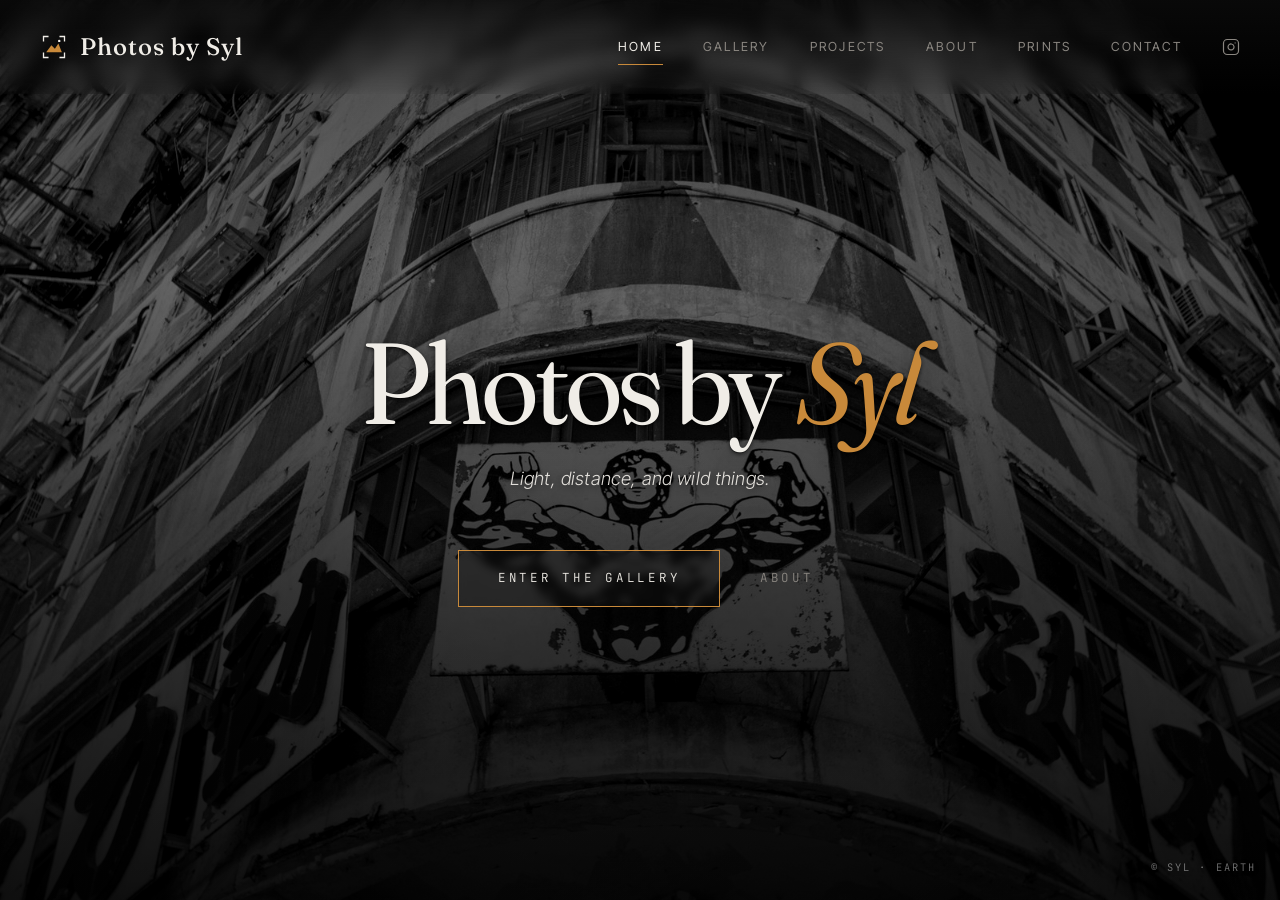
<file: index.html>
<!DOCTYPE html>
<html lang="en">
<head>
  <meta charset="UTF-8">
  <meta name="viewport" content="width=device-width, initial-scale=1.0">
  <title>{{site}}</title>
  <meta name="description" content="Landscape, wildlife, and travel photography by Syl.">
  <meta name="author" content="Syl">

  <meta property="og:type" content="website">
  <meta property="og:title" content="Photos by Syl">
  <meta property="og:description" content="Landscape, wildlife, and travel photography.">

  <link rel="preconnect" href="https://fonts.googleapis.com">
  <link rel="preconnect" href="https://fonts.gstatic.com" crossorigin>
  <link href="https://fonts.googleapis.com/css2?family=Fraunces:ital,opsz,wght@0,9..144,300;0,9..144,400;0,9..144,500;1,9..144,400&family=Inter+Tight:wght@300;400;500;600&family=JetBrains+Mono:wght@400&display=swap" rel="stylesheet">

  <link rel="stylesheet" href="css/style.css">
  <link rel="icon" type="image/svg+xml" href="favicon.svg">
</head>
<body data-page="landing">

  <!-- Two stacked layers cross-fade between random photos -->
  <div class="landing-bg">
    <div class="landing-bg-layer landing-bg-layer-a" id="bg-layer-a"></div>
    <div class="landing-bg-layer landing-bg-layer-b" id="bg-layer-b"></div>
    <div class="landing-bg-vignette"></div>
  </div>

  <!-- Centered welcome content -->
  <main class="landing-content">
    <h1 class="landing-title">Photos by <em>Syl</em></h1>
    <p class="landing-tagline" data-tagline></p>

    <div class="landing-cta">
      <a href="gallery.html" class="landing-cta-primary">Enter the gallery</a>
      <a href="about.html" class="landing-cta-secondary">About</a>
    </div>
  </main>

  <!-- Tiny credit line bottom-right -->
  <div class="landing-credit">© <span data-owner></span> · <span id="landing-photo-credit"></span></div>

  <script src="config.js"></script>
  <script src="photos.js"></script>
  <script src="js/site.js"></script>
</body>
</html>
</file>
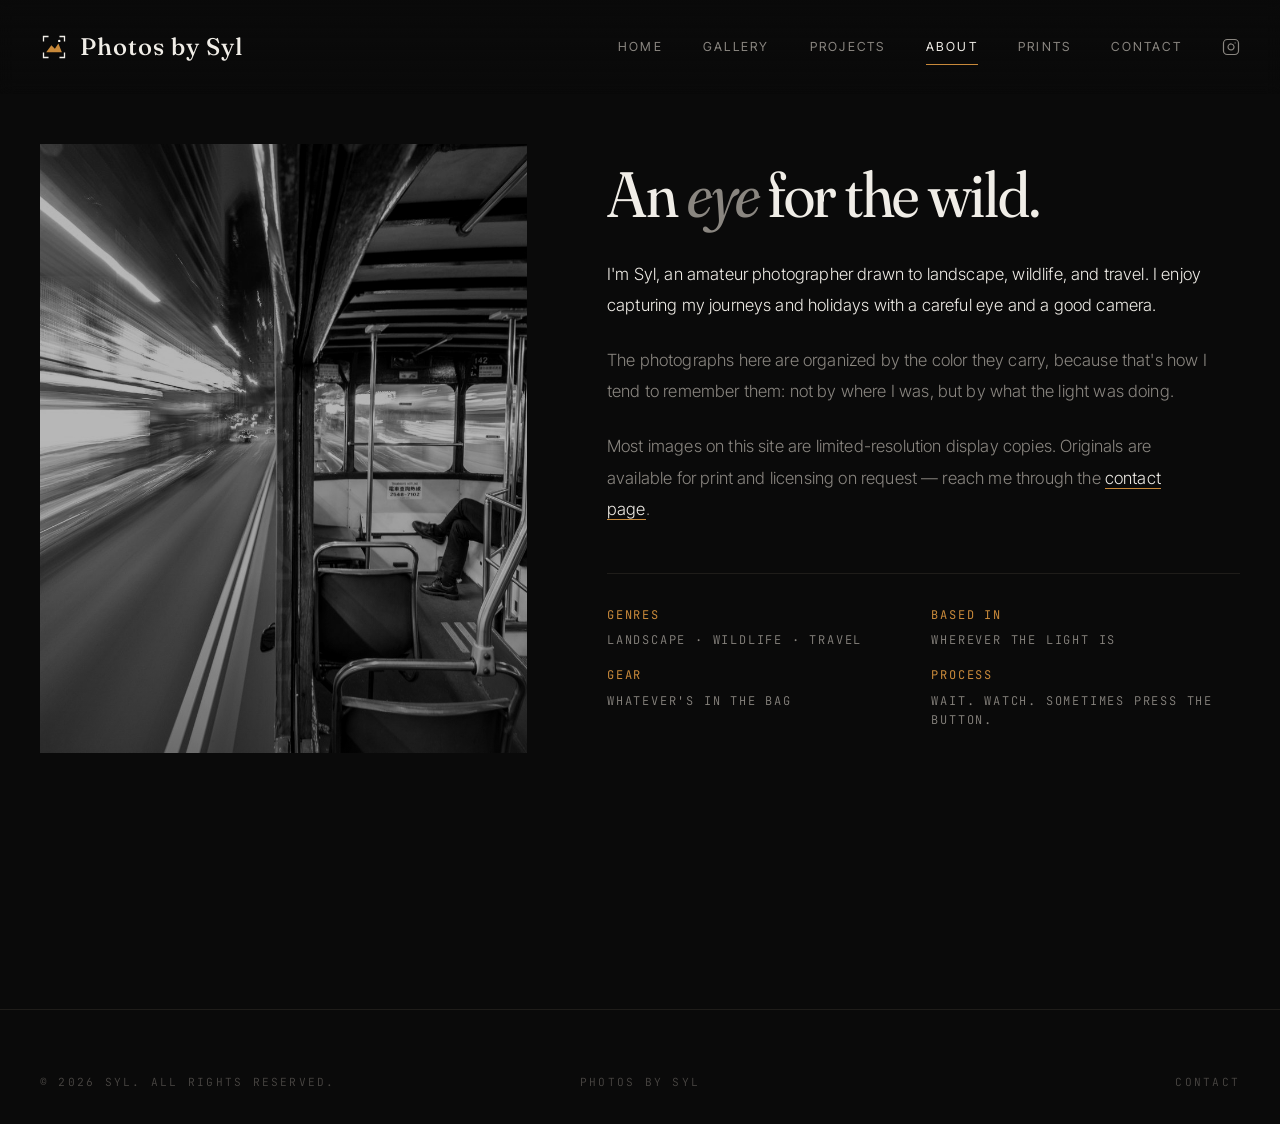
<file: about.html>
<!DOCTYPE html>
<html lang="en">
<head>
  <meta charset="UTF-8">
  <meta name="viewport" content="width=device-width, initial-scale=1.0">
  <title>About — {{site}}</title>
  <meta name="description" content="About the photographer.">

  <link rel="preconnect" href="https://fonts.googleapis.com">
  <link rel="preconnect" href="https://fonts.gstatic.com" crossorigin>
  <link href="https://fonts.googleapis.com/css2?family=Fraunces:ital,opsz,wght@0,9..144,300;0,9..144,400;0,9..144,500;1,9..144,400&family=Inter+Tight:wght@300;400;500;600&family=JetBrains+Mono:wght@400&display=swap" rel="stylesheet">

  <link rel="stylesheet" href="css/style.css">
  <link rel="icon" type="image/svg+xml" href="favicon.svg">
</head>
<body data-page="about">

  <section class="section" style="padding-top: 9rem;">
    <div class="about">
      <div class="about-portrait" id="about-portrait">
        <div class="about-portrait-layer" id="portrait-layer-a"></div>
        <div class="about-portrait-layer" id="portrait-layer-b"></div>
      </div>

      <div class="about-text">
        <h1>An <em>eye</em> for the wild.</h1>
        <p>
          I'm <span data-owner></span>, an amateur photographer drawn to landscape, wildlife, and travel.
          I enjoy capturing my journeys and holidays with a careful eye and a good camera.
        </p>
        <p>
          The photographs here are organized by the color they carry, because that's how I tend to remember them:
          not by where I was, but by what the light was doing.
        </p>
        <p>
          Most images on this site are limited-resolution display copies. Originals are available for
          print and licensing on request — reach me through the <a href="contact.html" style="border-bottom: 1px solid var(--accent);">contact page</a>.
        </p>

        <div class="about-meta">
          <div><strong>Genres</strong>Landscape · Wildlife · Travel</div>
          <div><strong>Based in</strong>Wherever the light is</div>
          <div><strong>Gear</strong>Whatever's in the bag</div>
          <div><strong>Process</strong>Wait. Watch. Sometimes press the button.</div>
        </div>
      </div>
    </div>
  </section>

  <script src="config.js"></script>
  <script src="photos.js"></script>
  <script src="js/site.js"></script>
</body>
</html>
</file>
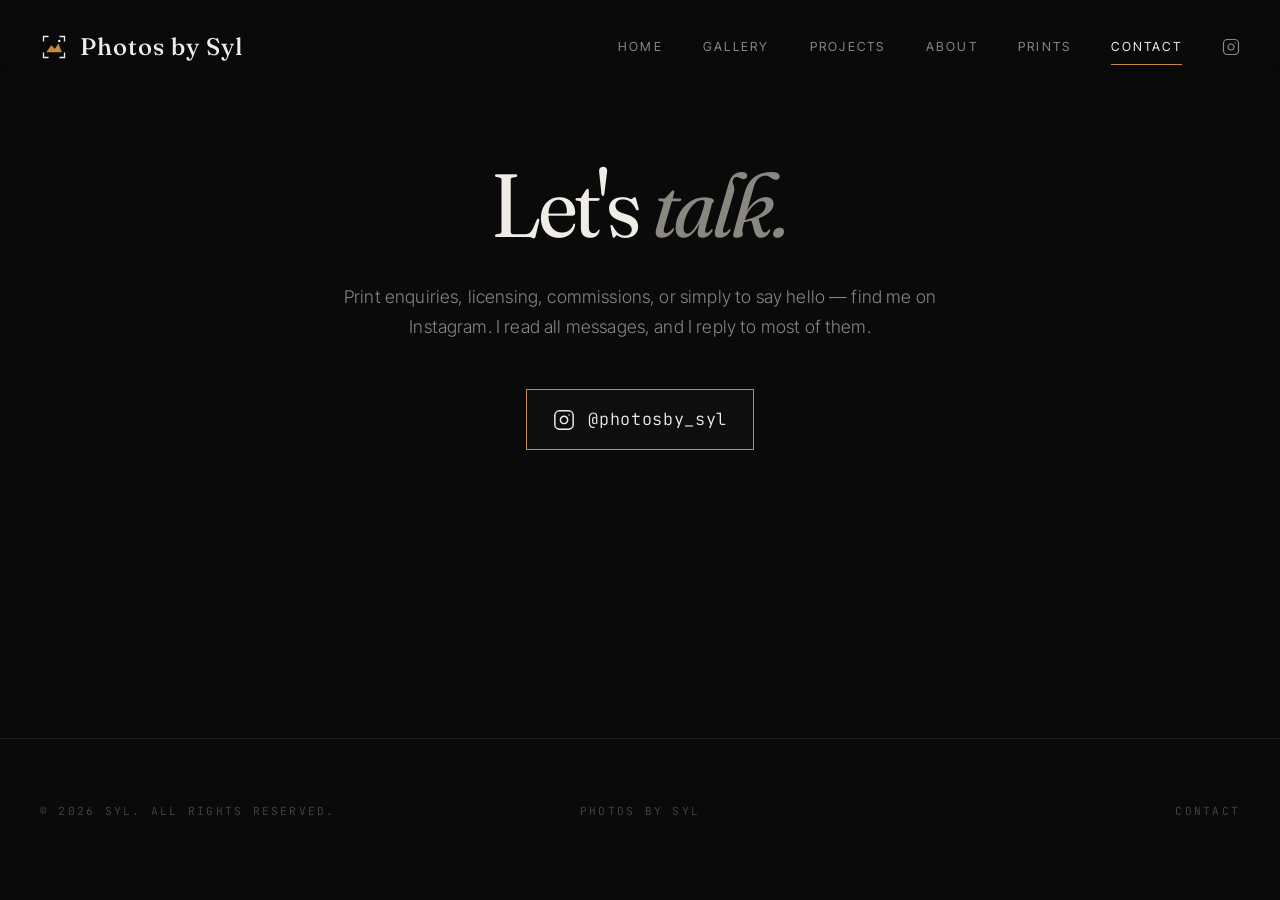
<file: contact.html>
<!DOCTYPE html>
<html lang="en">
<head>
  <meta charset="UTF-8">
  <meta name="viewport" content="width=device-width, initial-scale=1.0">
  <title>Contact — {{site}}</title>
  <meta name="description" content="Get in touch.">

  <link rel="preconnect" href="https://fonts.googleapis.com">
  <link rel="preconnect" href="https://fonts.gstatic.com" crossorigin>
  <link href="https://fonts.googleapis.com/css2?family=Fraunces:ital,opsz,wght@0,9..144,300;0,9..144,400;0,9..144,500;1,9..144,400&family=Inter+Tight:wght@300;400;500;600&family=JetBrains+Mono:wght@400&display=swap" rel="stylesheet">

  <link rel="stylesheet" href="css/style.css">
  <link rel="icon" type="image/svg+xml" href="favicon.svg">
</head>
<body data-page="contact">

  <section class="contact">
    <h1>Let's <em>talk.</em></h1>
    <p>
      Print enquiries, licensing, commissions, or simply to say hello — find me on Instagram.
      I read all messages, and I reply to most of them.
    </p>
    <a class="contact-instagram" href="https://www.instagram.com/photosby_syl/" target="_blank" rel="noopener noreferrer">
      <svg class="contact-instagram-icon" viewBox="0 0 24 24" fill="none" stroke="currentColor" stroke-width="1.6" stroke-linecap="round" stroke-linejoin="round" aria-hidden="true">
        <rect x="2" y="2" width="20" height="20" rx="5" ry="5"></rect>
        <path d="M16 11.37A4 4 0 1 1 12.63 8 4 4 0 0 1 16 11.37z"></path>
        <line x1="17.5" y1="6.5" x2="17.51" y2="6.5"></line>
      </svg>
      <span>@photosby_syl</span>
    </a>
  </section>

  <script src="config.js"></script>
  <script src="photos.js"></script>
  <script src="js/site.js"></script>
</body>
</html>
</file>
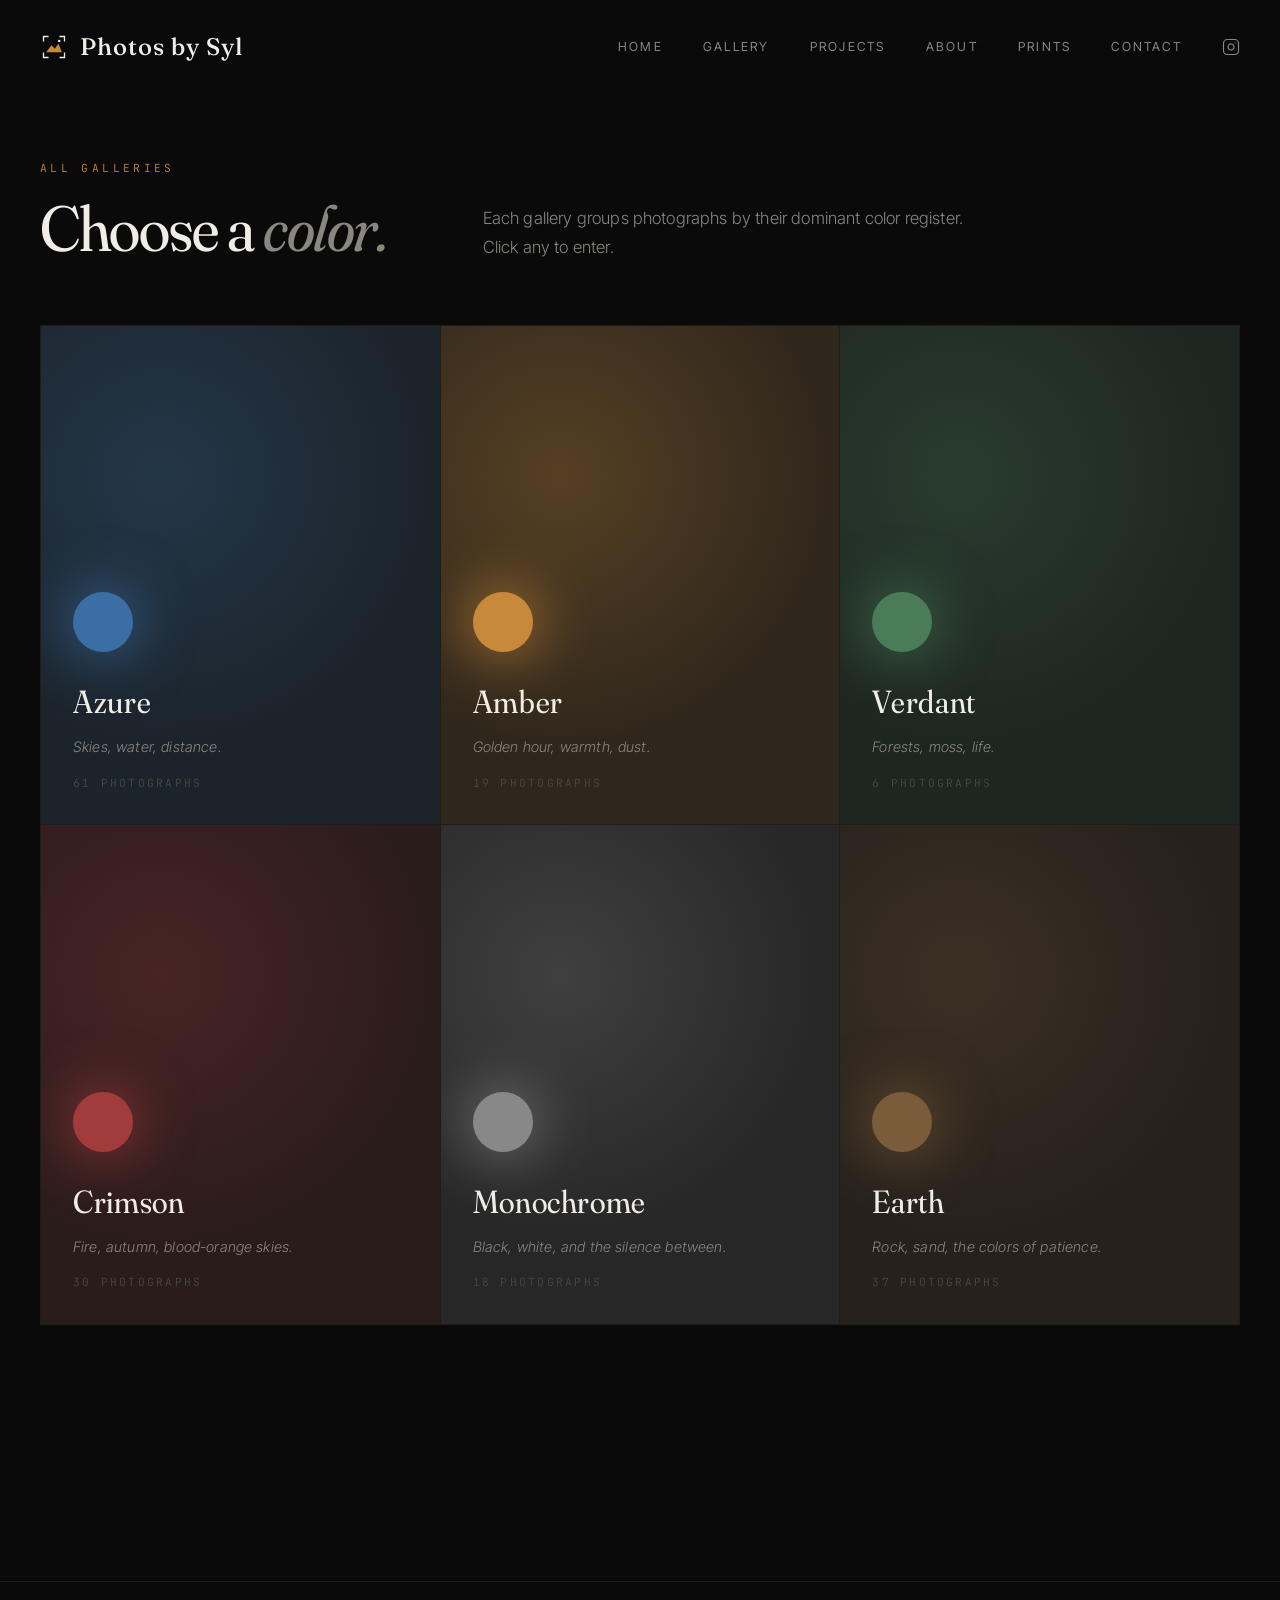
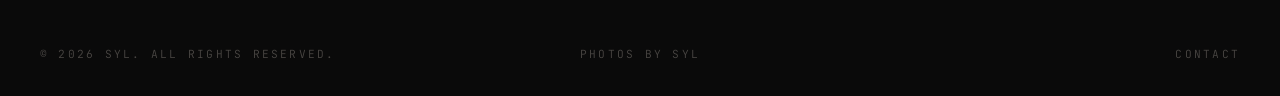
<file: galleries.html>
<!DOCTYPE html>
<html lang="en">
<head>
  <meta charset="UTF-8">
  <meta name="viewport" content="width=device-width, initial-scale=1.0">
  <title>Galleries — {{site}}</title>
  <meta name="description" content="Browse photo galleries organized by dominant color.">

  <link rel="preconnect" href="https://fonts.googleapis.com">
  <link rel="preconnect" href="https://fonts.gstatic.com" crossorigin>
  <link href="https://fonts.googleapis.com/css2?family=Fraunces:ital,opsz,wght@0,9..144,300;0,9..144,400;0,9..144,500;1,9..144,400&family=Inter+Tight:wght@300;400;500;600&family=JetBrains+Mono:wght@400&display=swap" rel="stylesheet">

  <link rel="stylesheet" href="css/style.css">
  <link rel="icon" type="image/svg+xml" href="favicon.svg">
</head>
<body data-page="galleries">

  <section class="section" style="padding-top: 10rem;">
    <div class="section-header">
      <div>
        <div class="section-eyebrow">All Galleries</div>
        <h1 class="section-title">Choose a <em>color.</em></h1>
      </div>
      <p class="section-intro">
        Each gallery groups photographs by their dominant color register. Click any to enter.
      </p>
    </div>
    <div id="album-grid" class="albums"></div>
  </section>

  <script src="config.js"></script>
  <script src="photos.js"></script>
  <script src="js/site.js"></script>
</body>
</html>
</file>
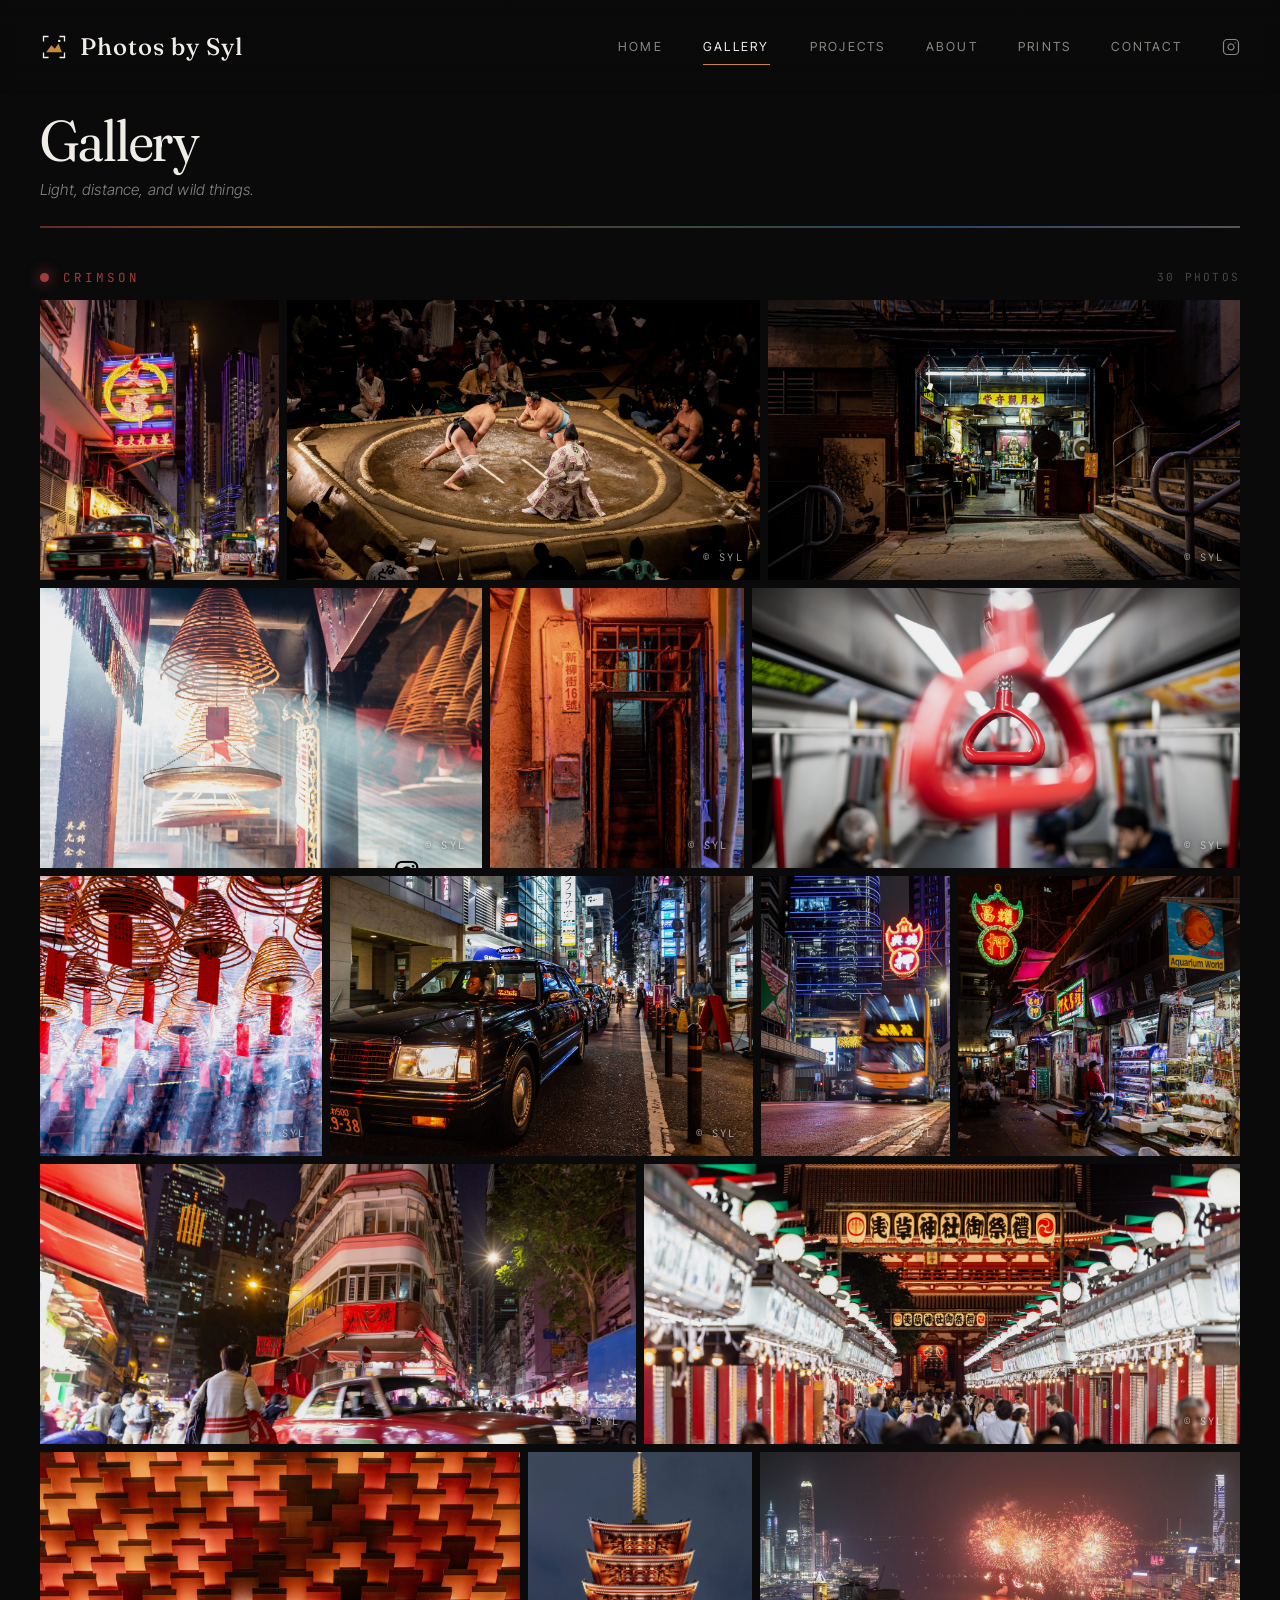
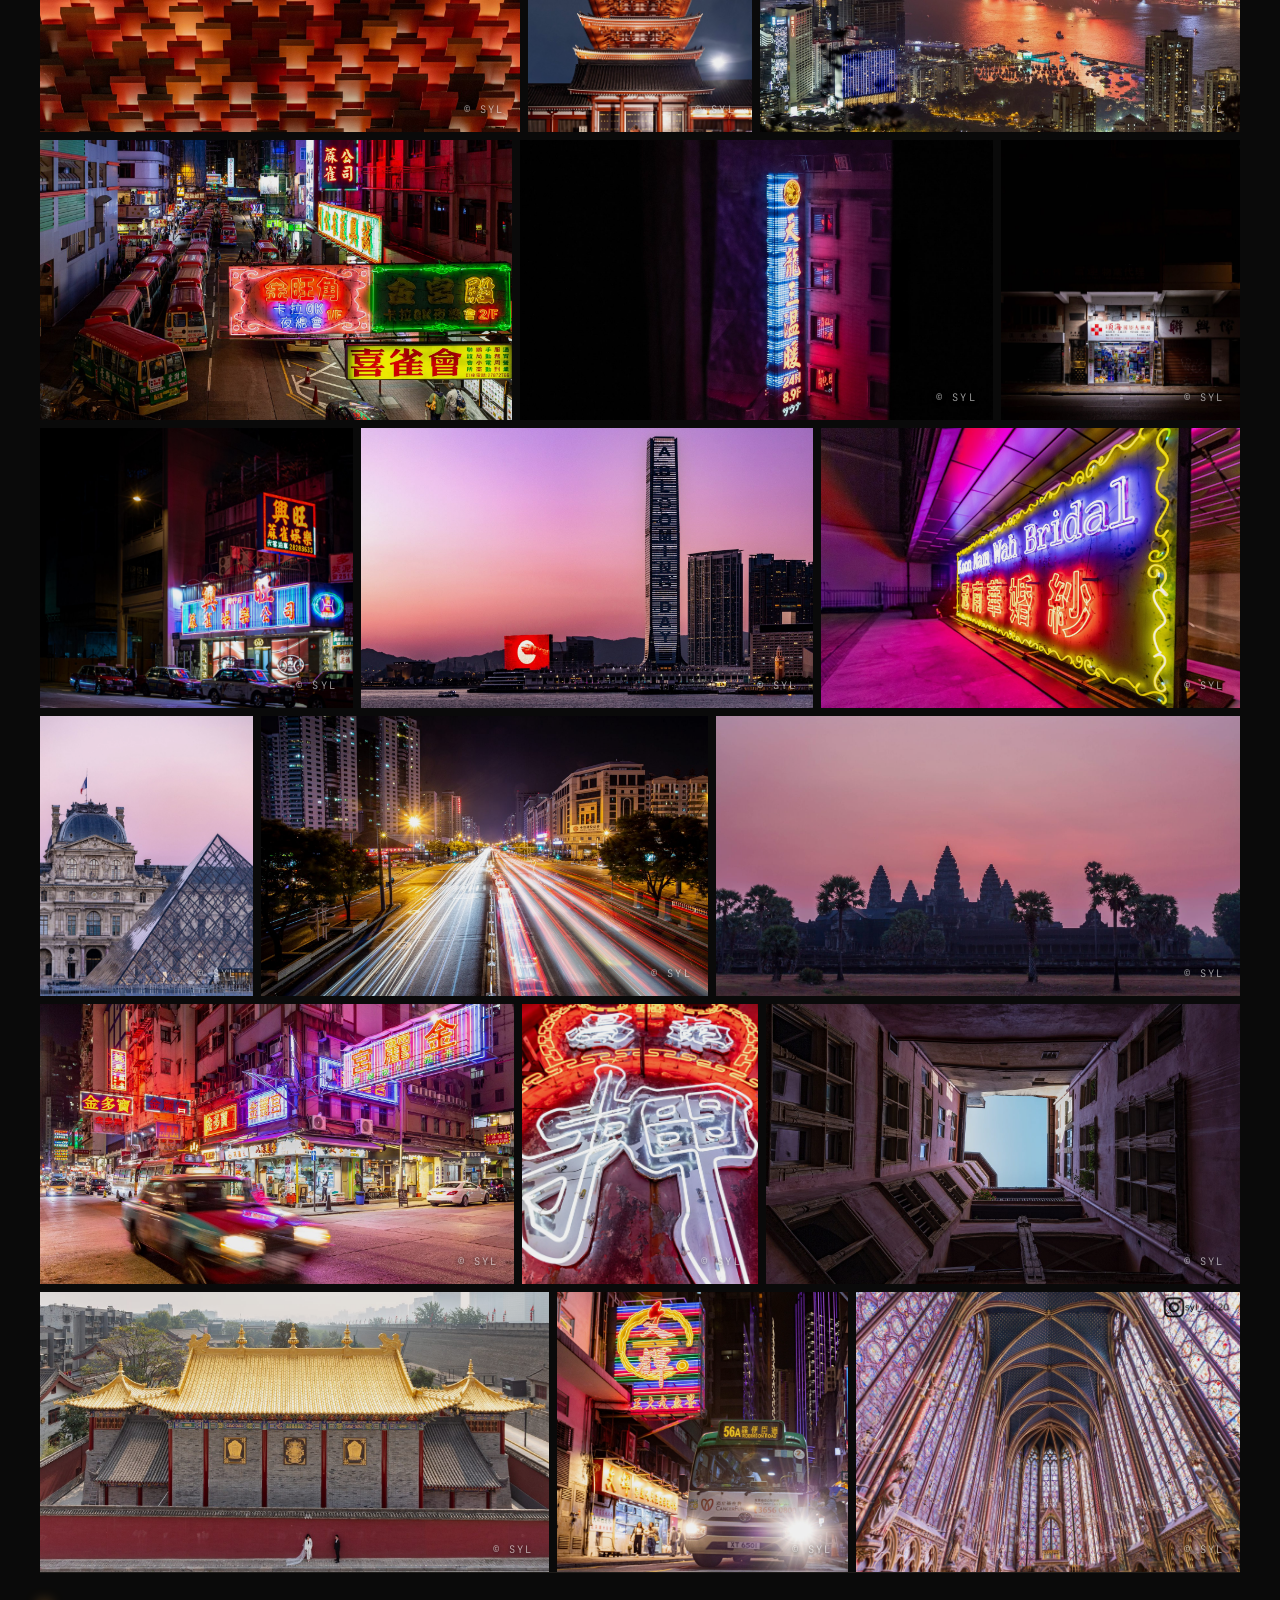
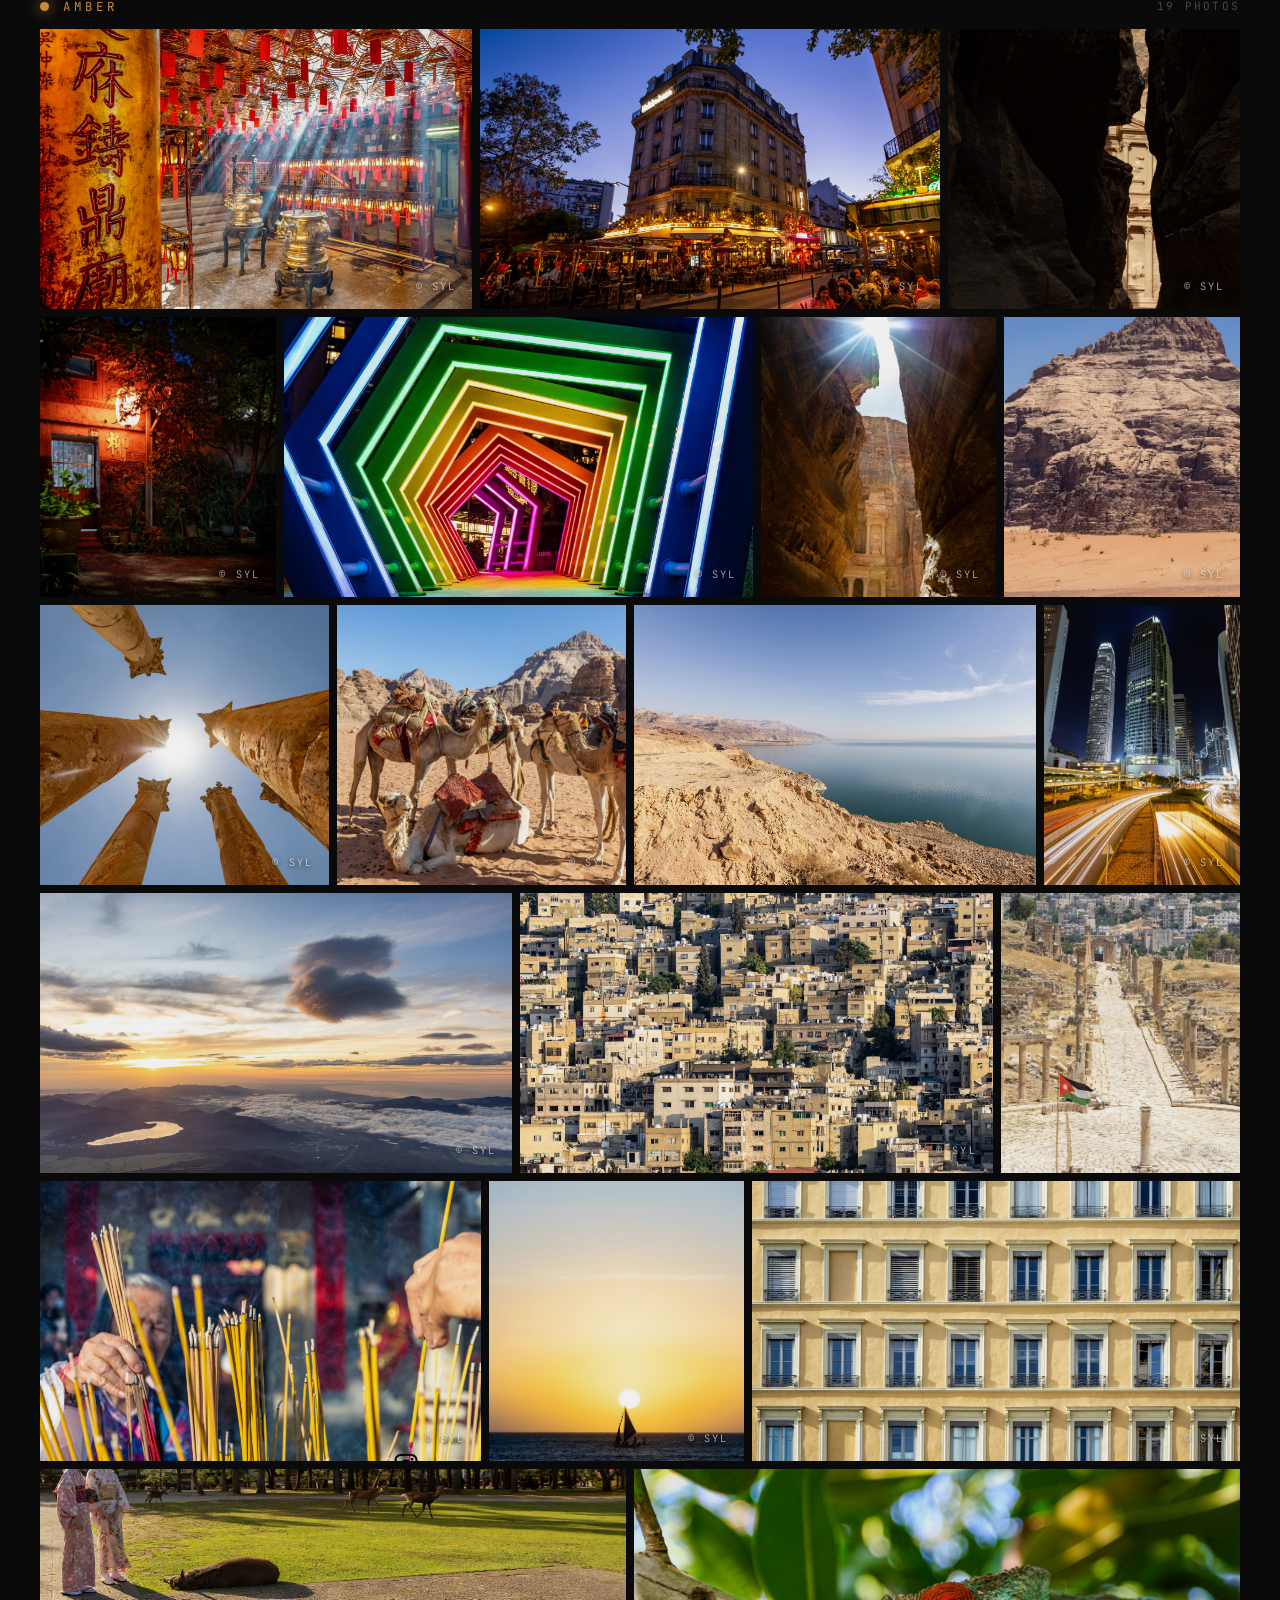
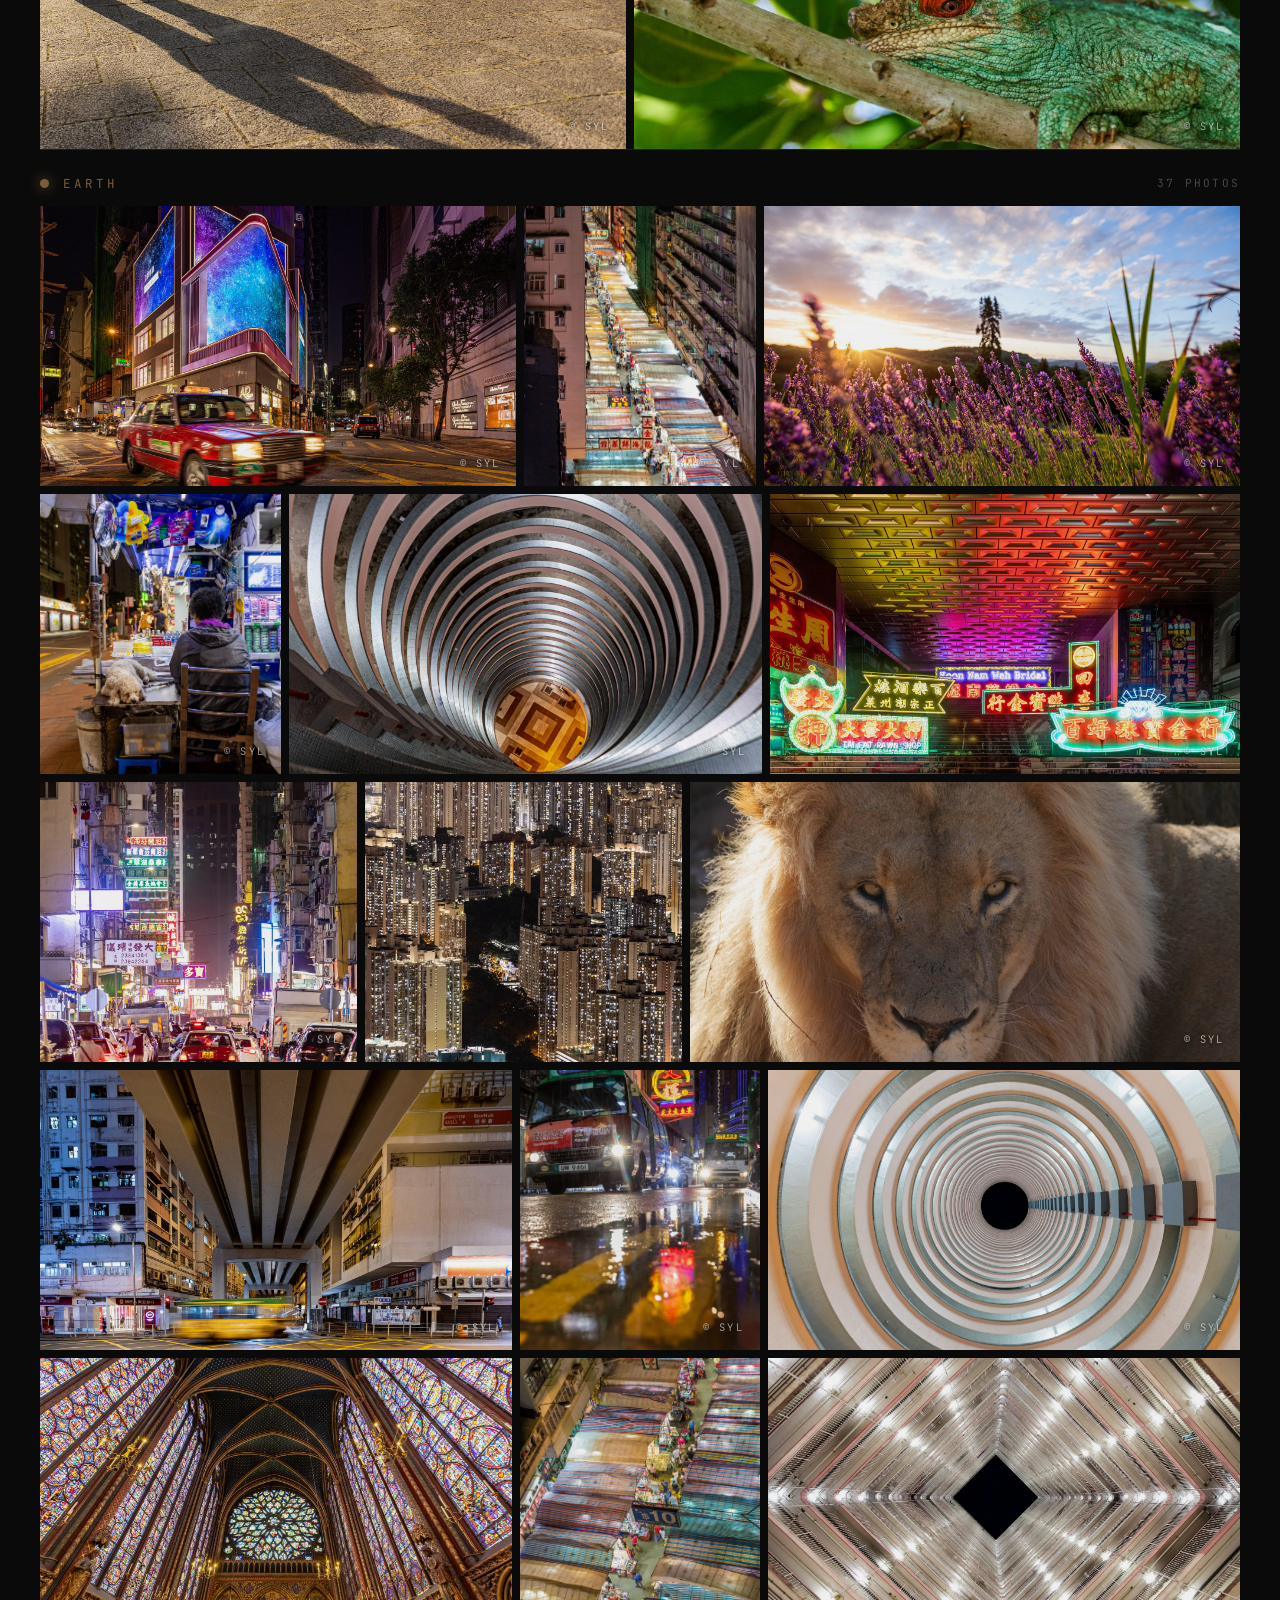
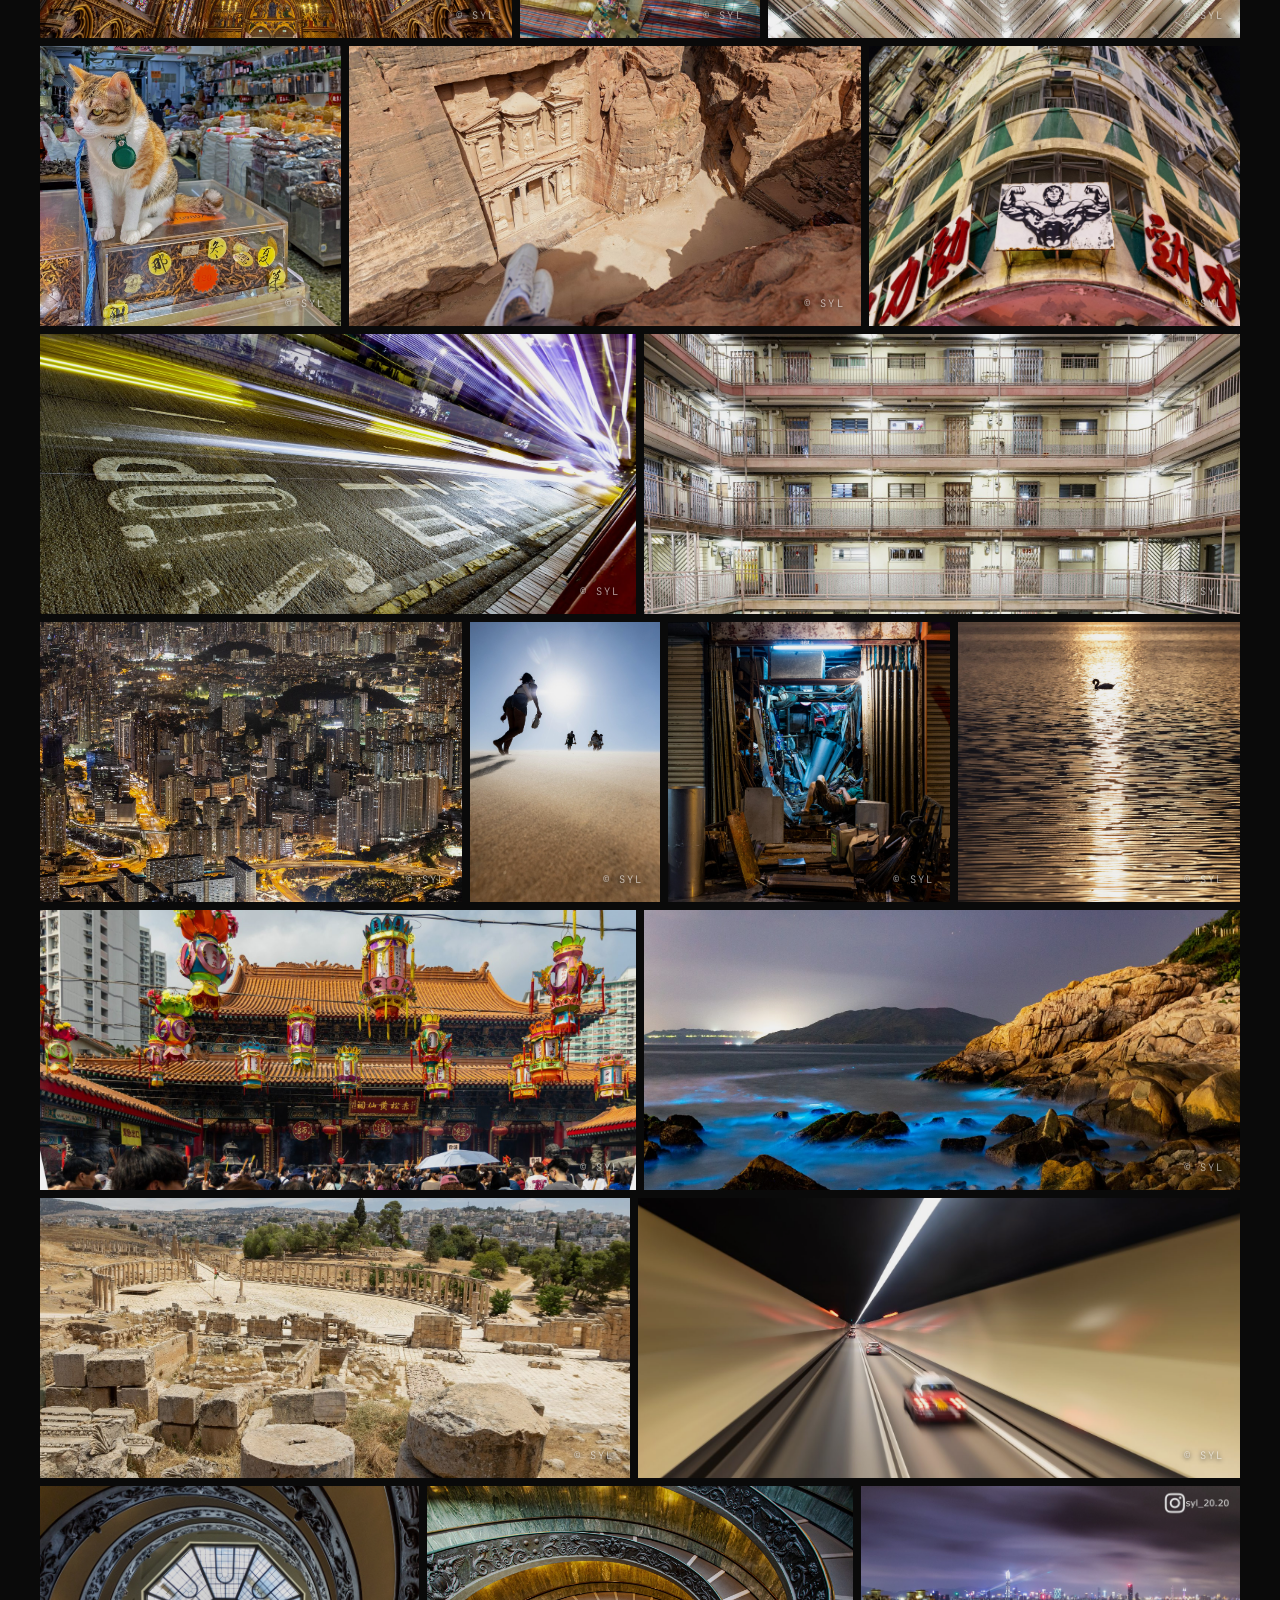
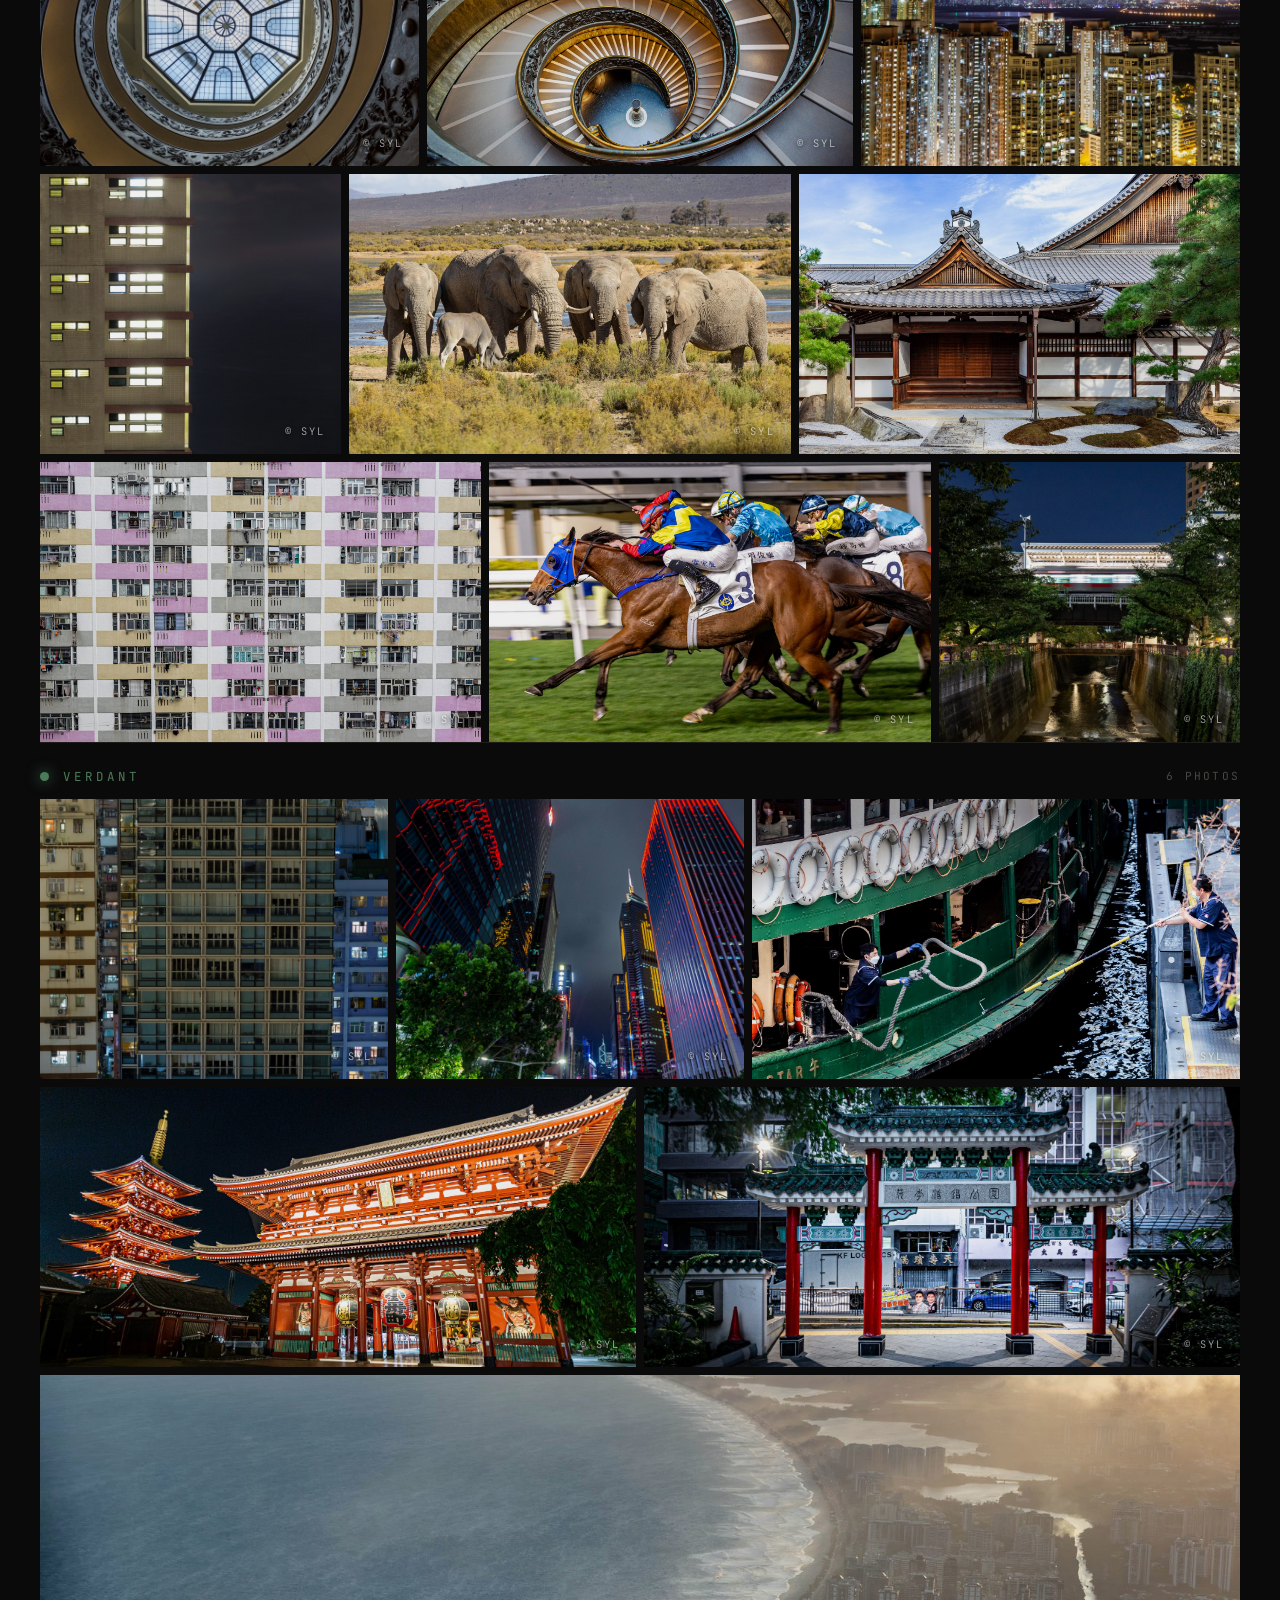
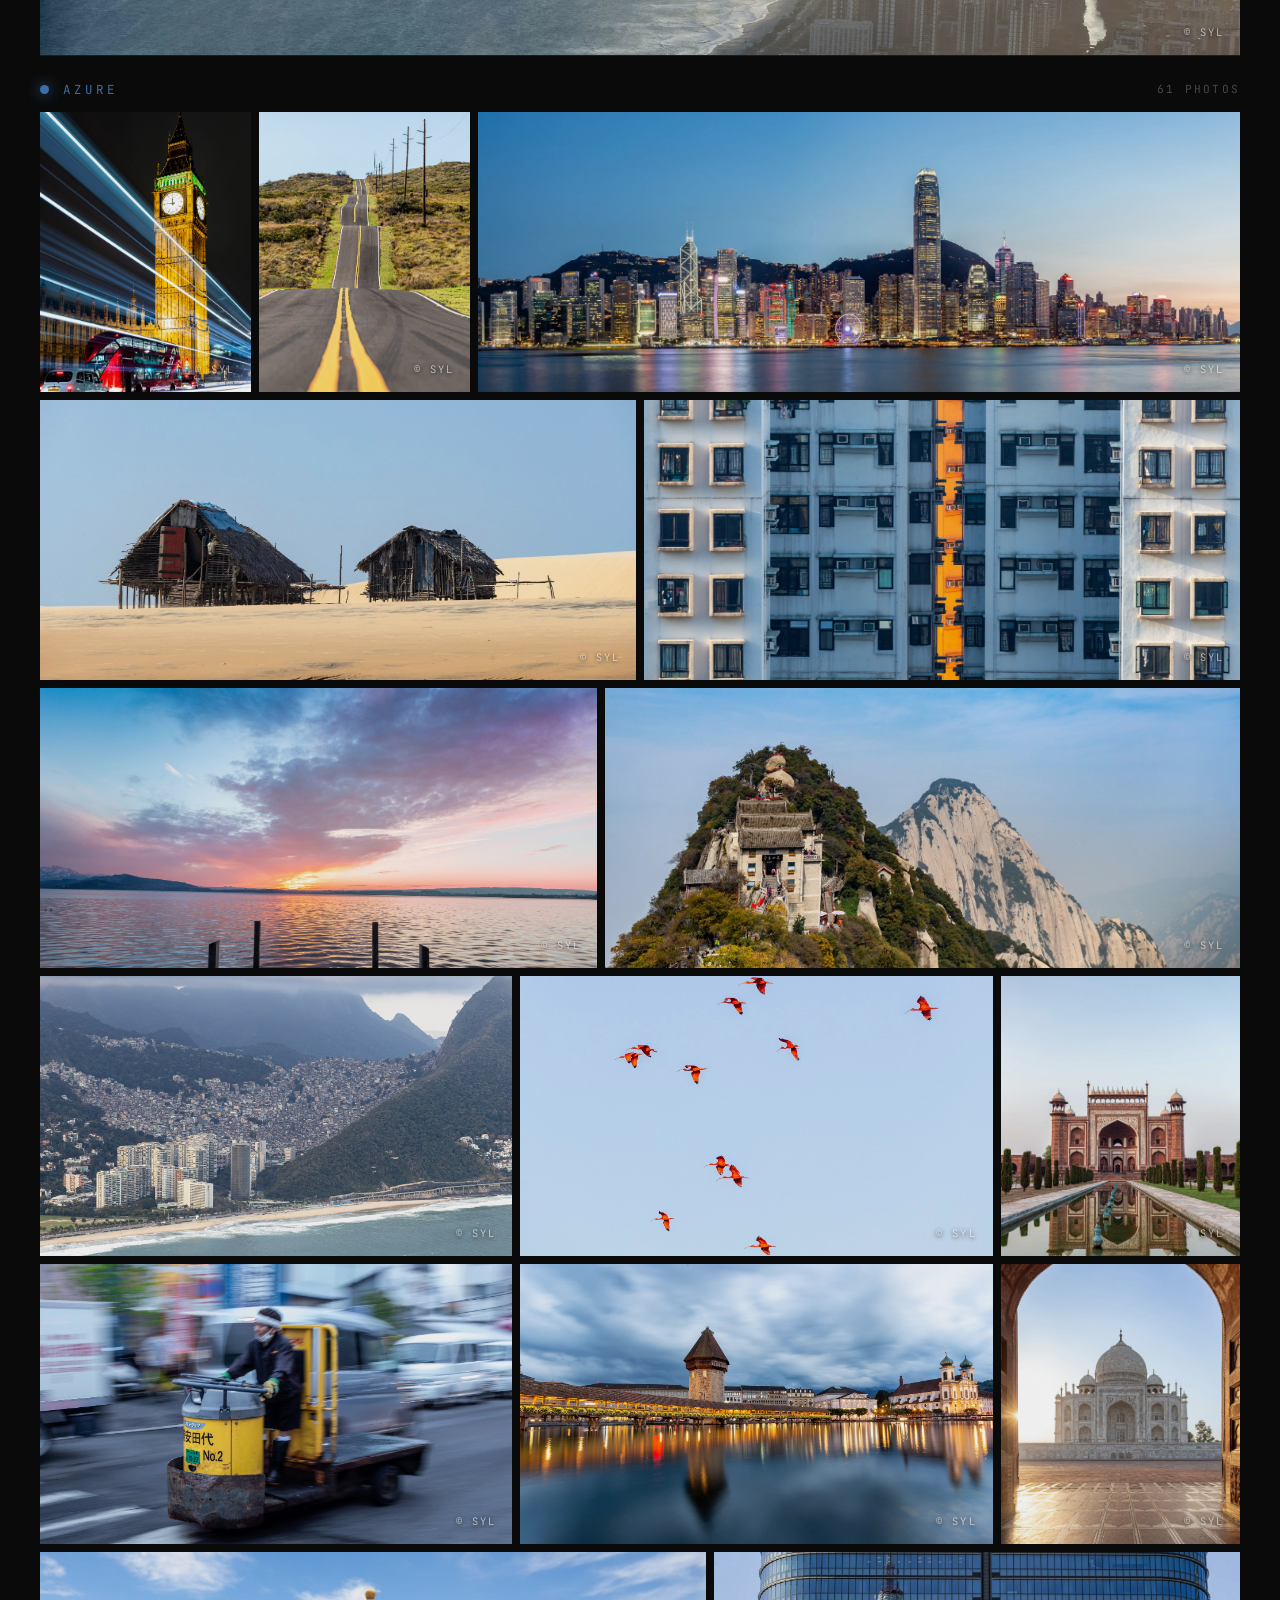
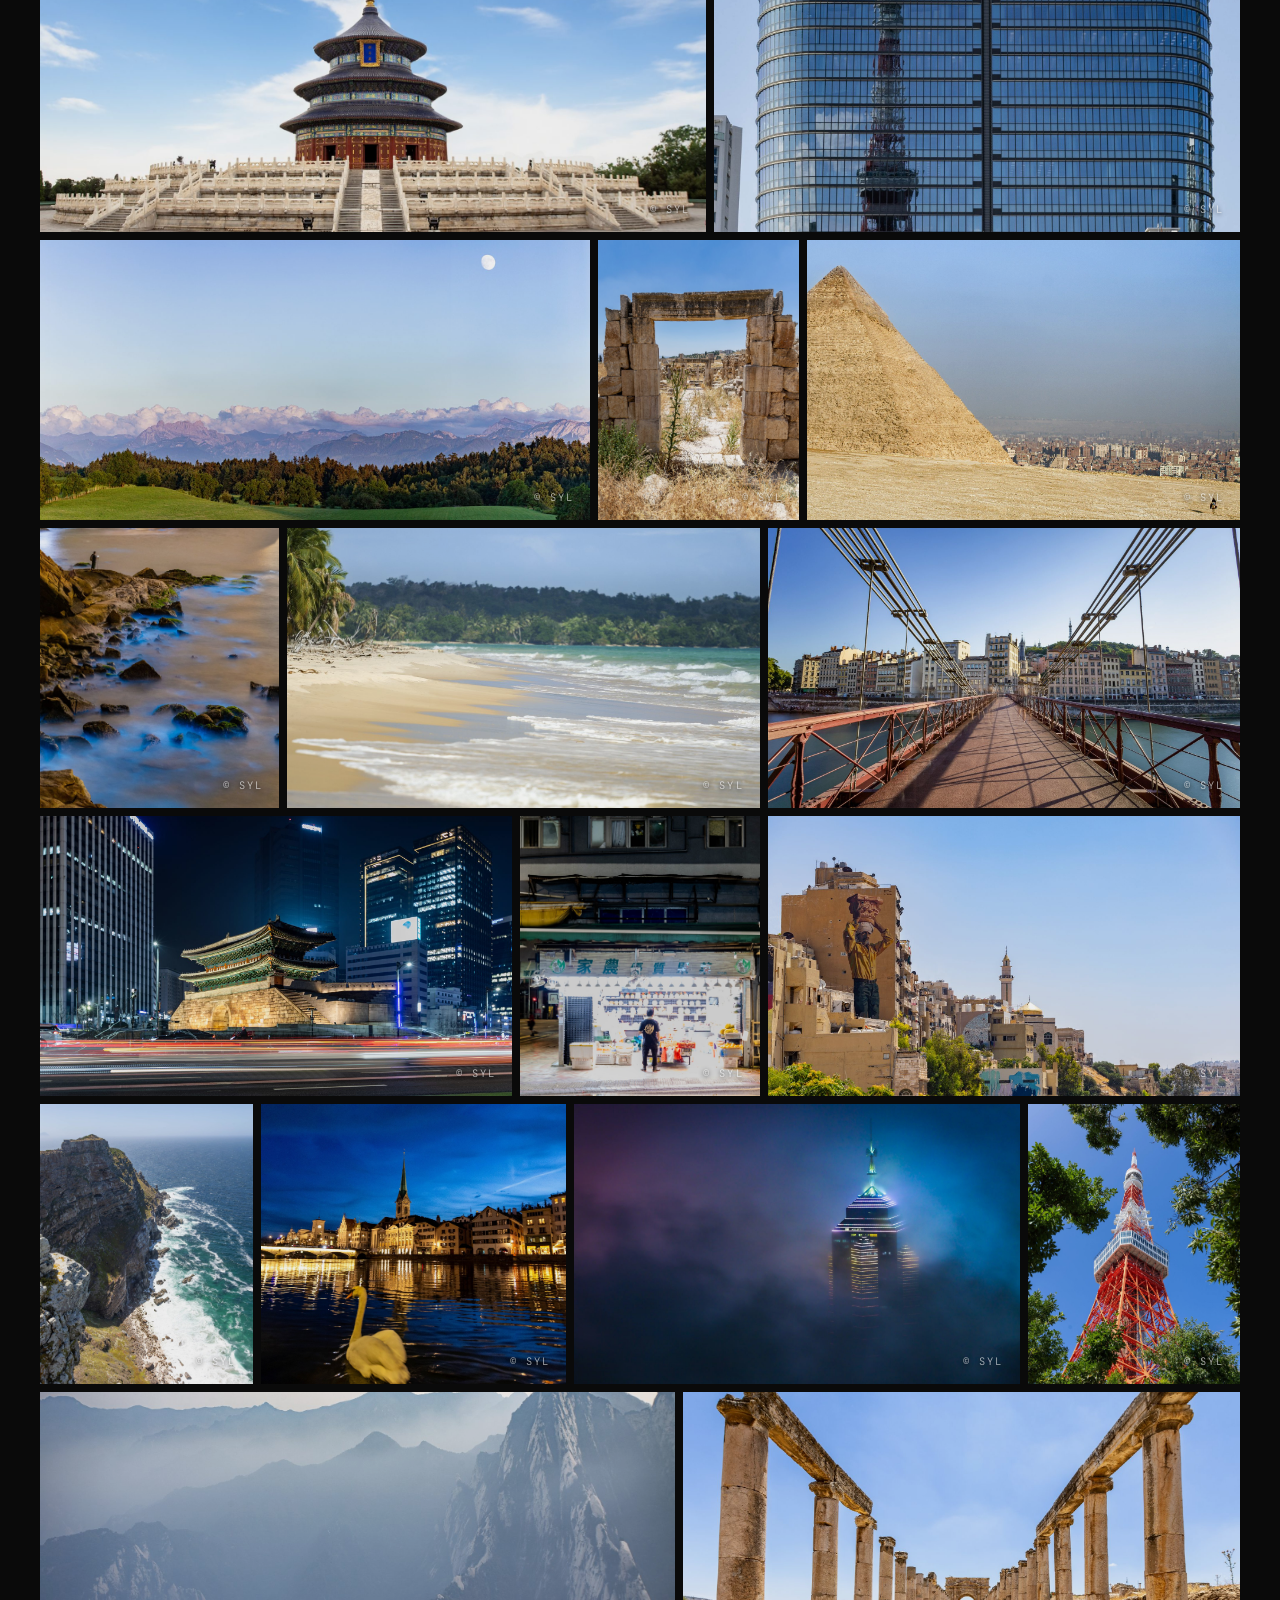
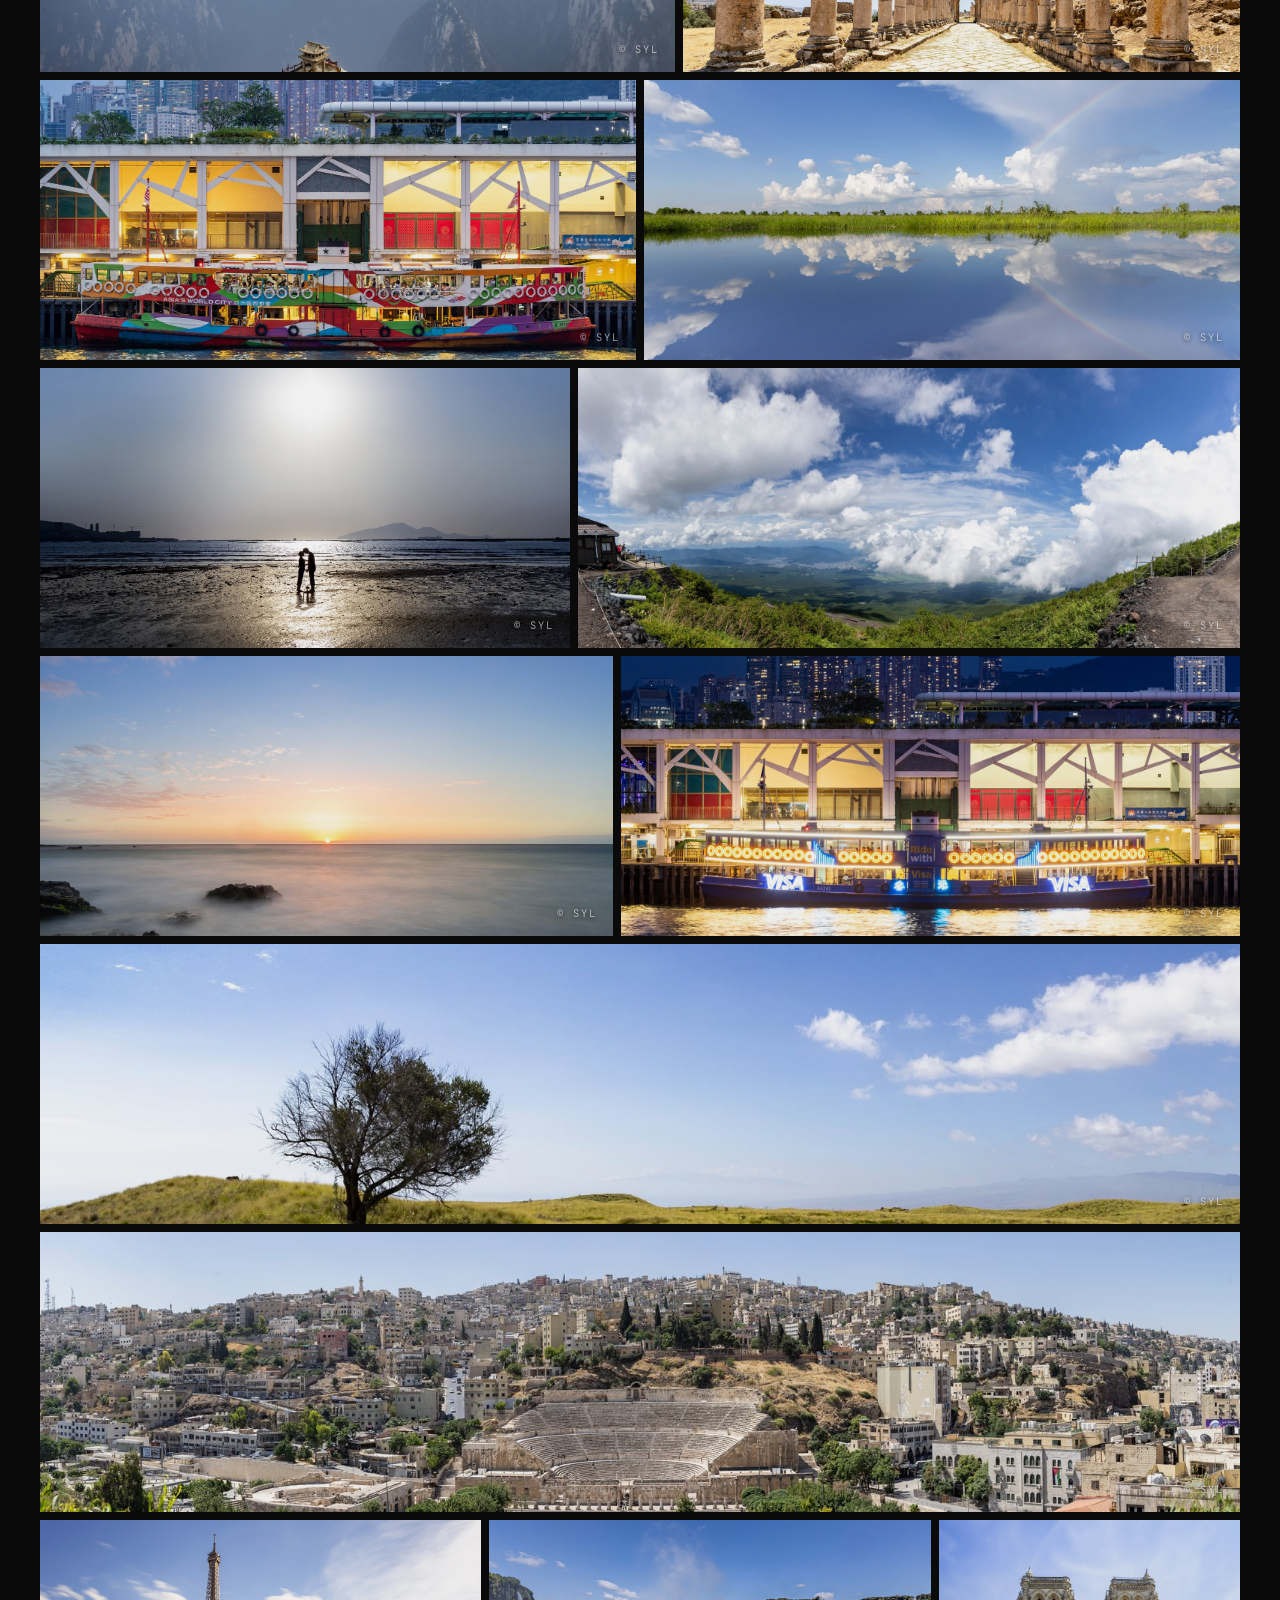
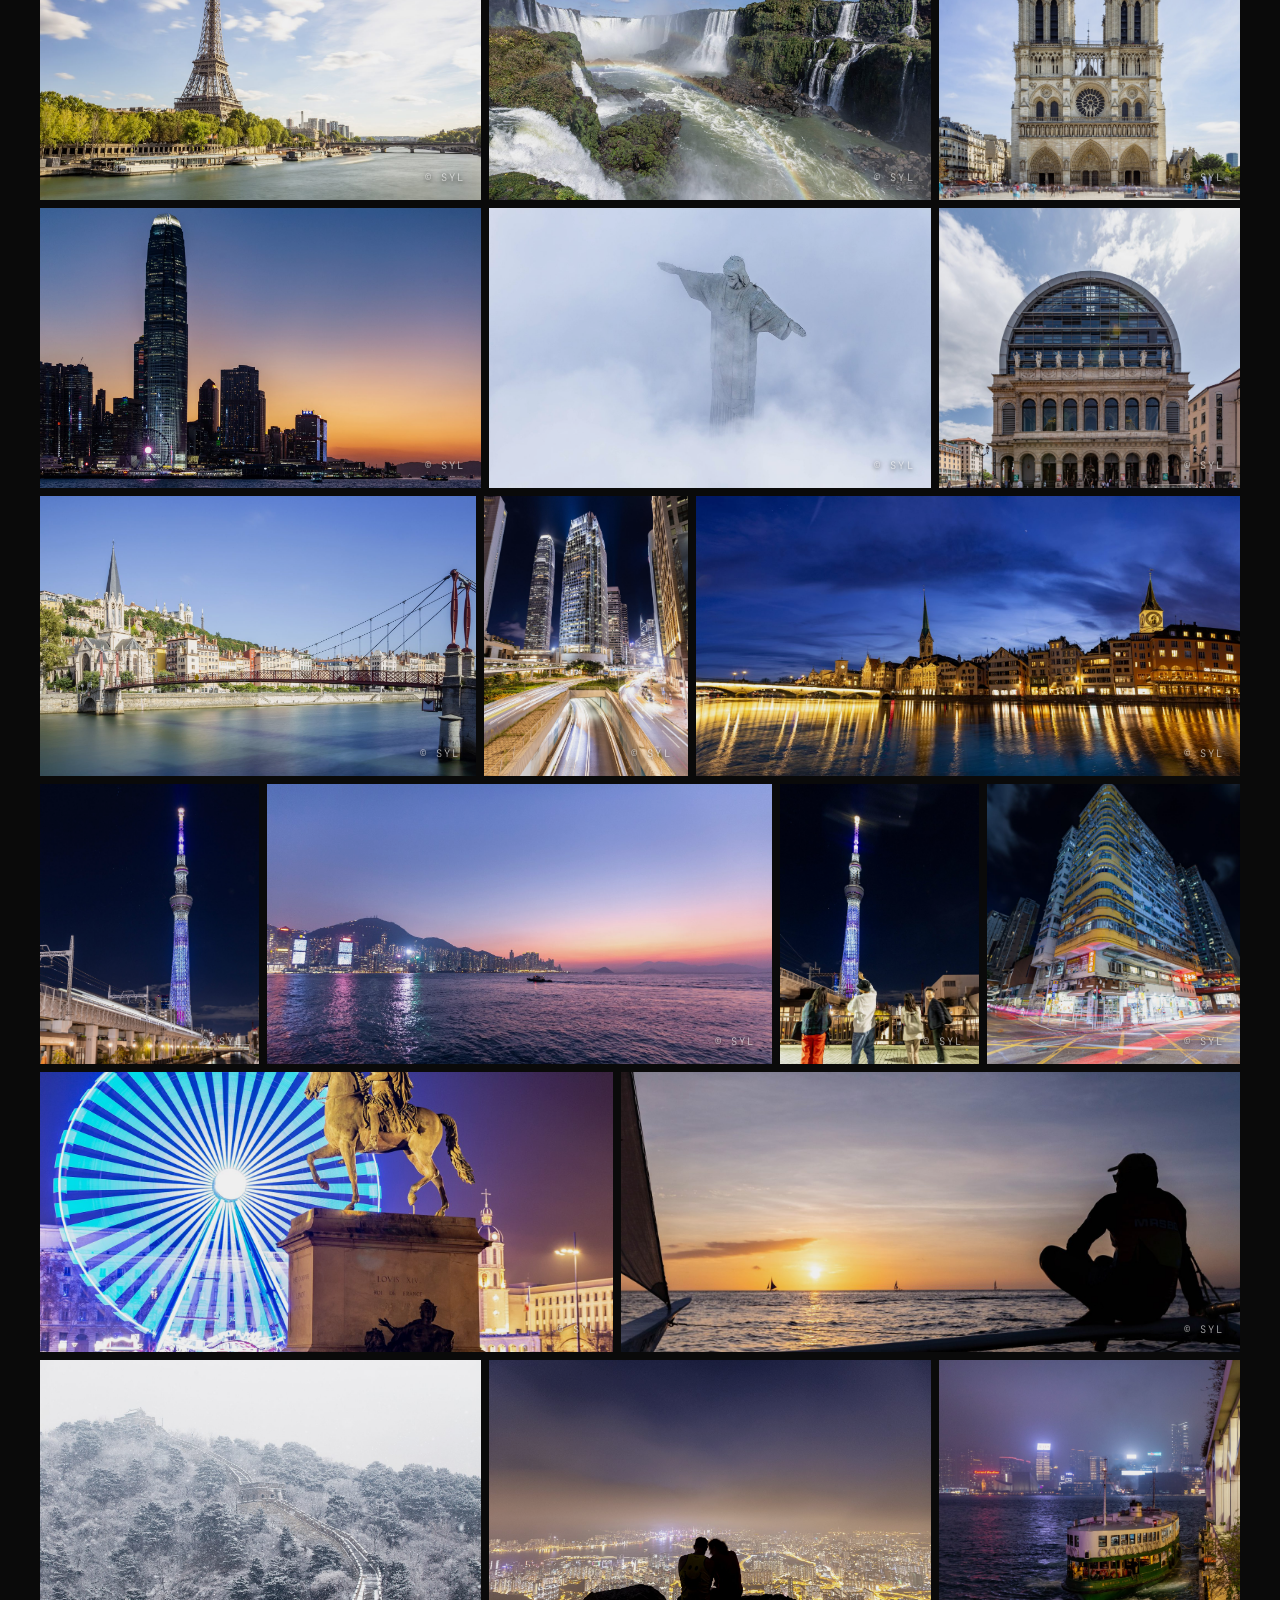
<file: gallery.html>
<!DOCTYPE html>
<html lang="en">
<head>
  <meta charset="UTF-8">
  <meta name="viewport" content="width=device-width, initial-scale=1.0">
  <title>Gallery — {{site}}</title>
  <meta name="description" content="Landscape, wildlife, and travel photography ordered by color.">

  <link rel="preconnect" href="https://fonts.googleapis.com">
  <link rel="preconnect" href="https://fonts.gstatic.com" crossorigin>
  <link href="https://fonts.googleapis.com/css2?family=Fraunces:ital,opsz,wght@0,9..144,300;0,9..144,400;0,9..144,500;1,9..144,400&family=Inter+Tight:wght@300;400;500;600&family=JetBrains+Mono:wght@400&display=swap" rel="stylesheet">

  <link rel="stylesheet" href="css/style.css">
  <link rel="icon" type="image/svg+xml" href="favicon.svg">
</head>
<body data-page="gallery">

  <header class="gallery-header">
    <div class="gallery-header-inner">
      <div class="gallery-header-left">
        <h1 class="gallery-page-title">Gallery</h1>
        <p class="gallery-page-tagline" data-tagline></p>
      </div>
    </div>
    <div class="gallery-spectrum-bar"></div>
  </header>

  <main class="home-gallery-wrap">
    <div id="home-gallery" class="masonry"></div>
  </main>

  <script src="config.js"></script>
  <script src="photos.js"></script>
  <script src="js/site.js"></script>
</body>
</html>
</file>
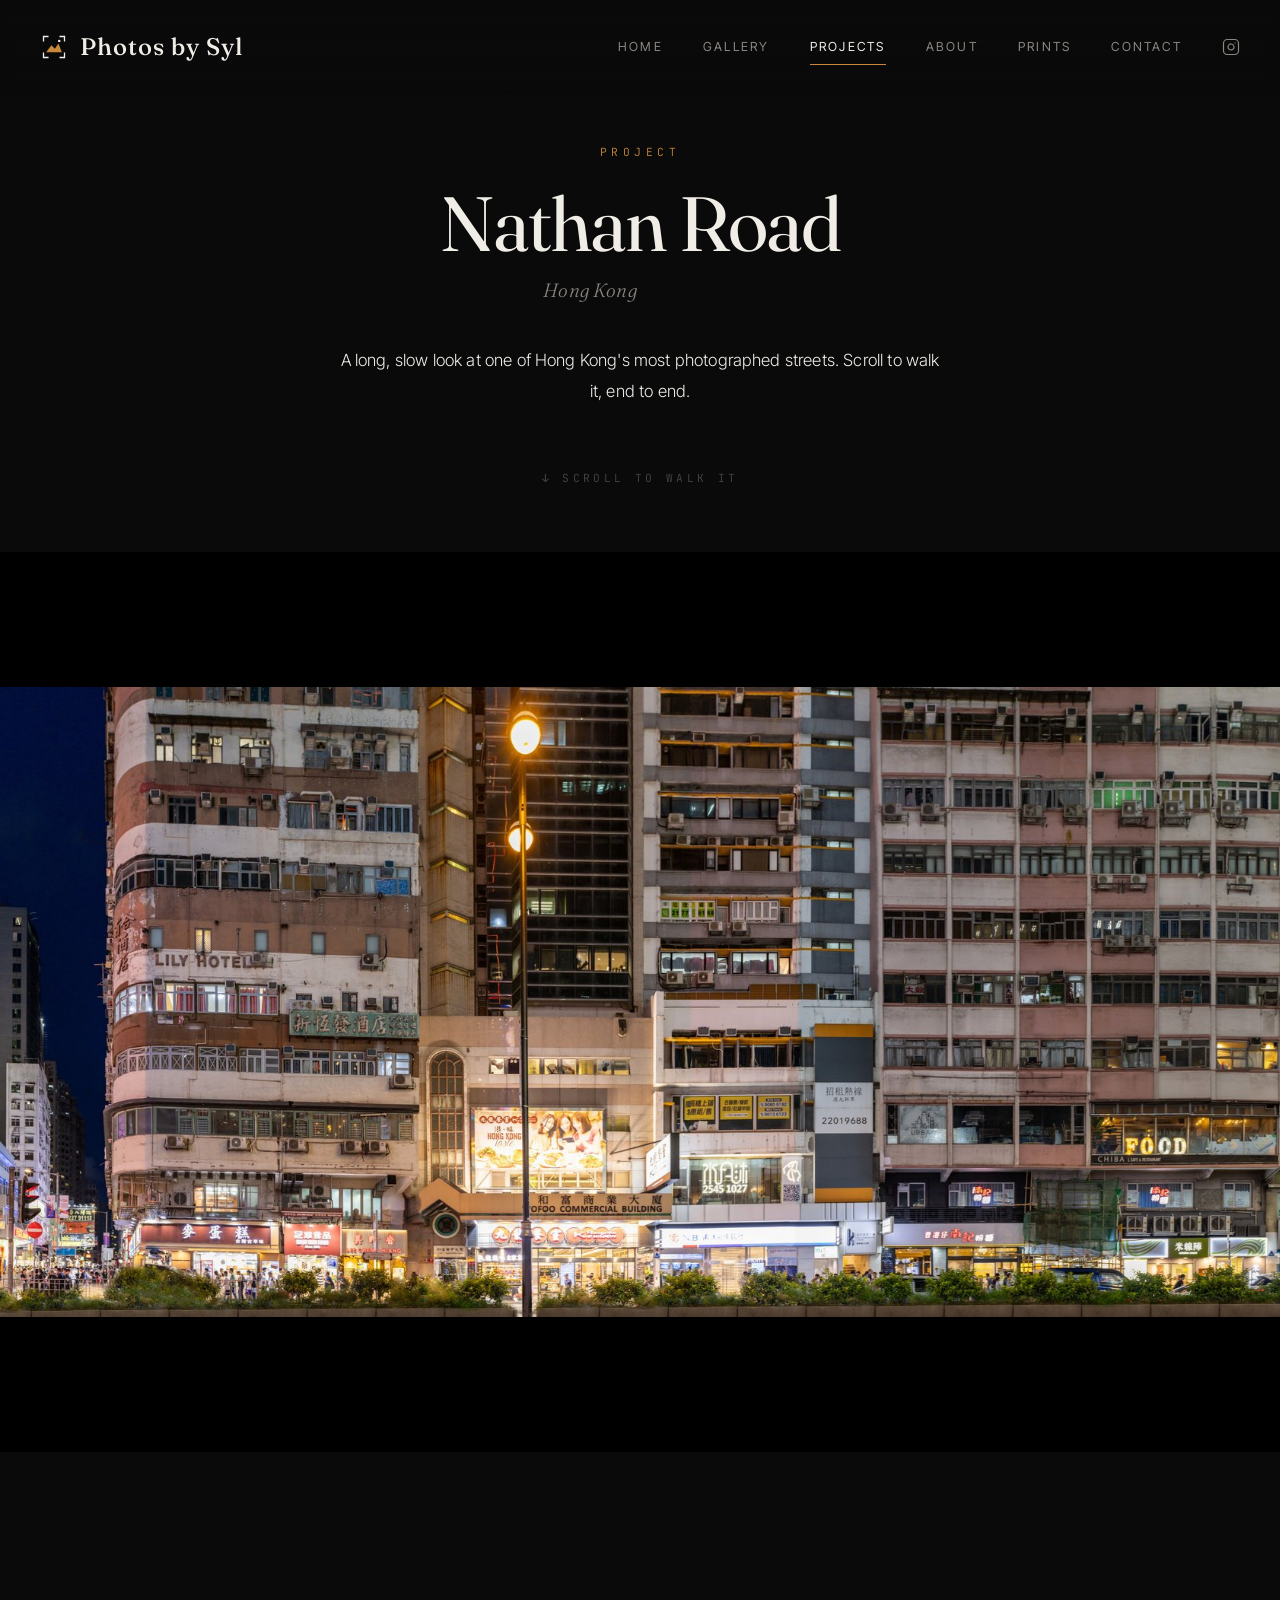
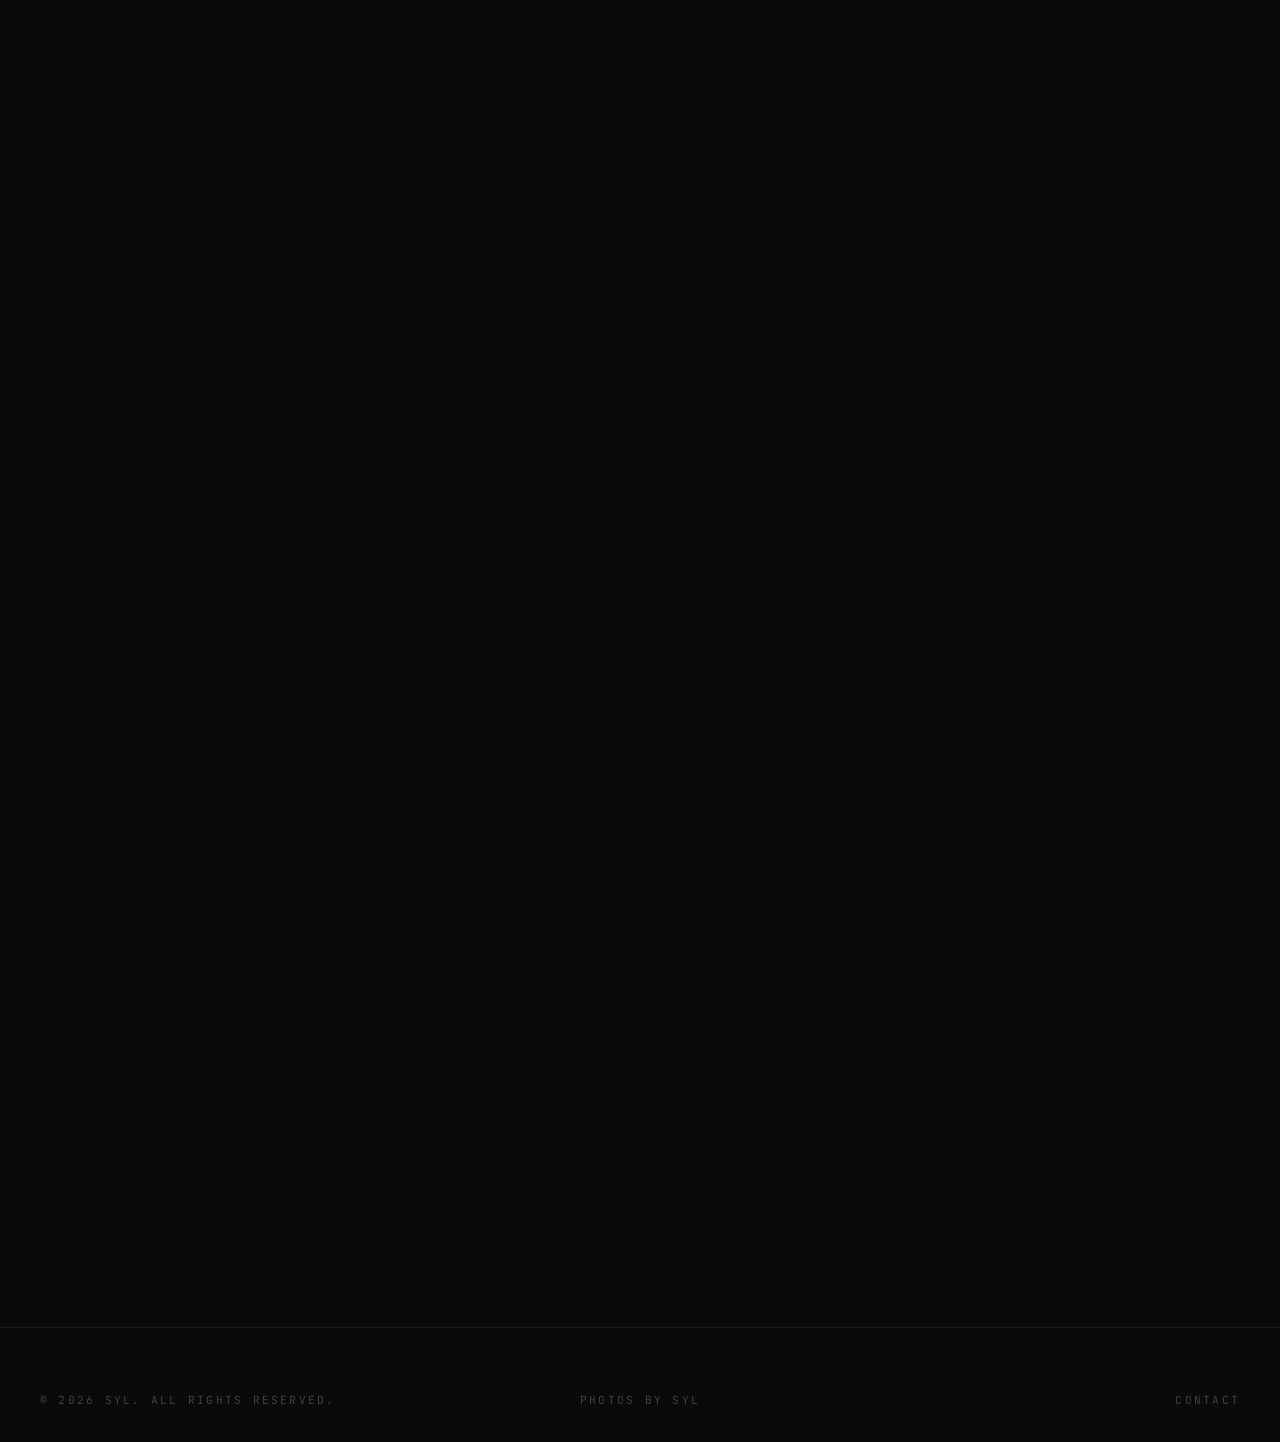
<file: project.html>
<!DOCTYPE html>
<html lang="en">
<head>
  <meta charset="UTF-8">
  <meta name="viewport" content="width=device-width, initial-scale=1.0">
  <title>Project — {{site}}</title>
  <meta name="description" content="A photographic project.">

  <link rel="preconnect" href="https://fonts.googleapis.com">
  <link rel="preconnect" href="https://fonts.gstatic.com" crossorigin>
  <link href="https://fonts.googleapis.com/css2?family=Fraunces:ital,opsz,wght@0,9..144,300;0,9..144,400;0,9..144,500;1,9..144,400&family=Inter+Tight:wght@300;400;500;600&family=JetBrains+Mono:wght@400&display=swap" rel="stylesheet">

  <link rel="stylesheet" href="css/style.css">
  <link rel="icon" type="image/svg+xml" href="favicon.svg">
</head>
<body data-page="project">

  <!-- Title block -->
  <header class="project-header" data-project-header>
    <div class="project-header-inner">
      <div class="project-eyebrow">Project</div>
      <h1 class="project-title" data-project-title></h1>
      <p class="project-subtitle" data-project-subtitle></p>
      <p class="project-description" data-project-description></p>
      <div class="project-scroll-hint">↓  Scroll to walk it</div>
    </div>
  </header>

  <!-- Panorama scroll container (used when project type = "panorama") -->
  <section class="project-pano" id="project-pano">
    <div class="project-pano-sticky">
      <div class="project-pano-image-wrap">
        <img class="project-pano-image" id="project-pano-image" alt="" draggable="false">
        <div class="watermark project-pano-watermark">© <span data-owner></span></div>
        <div class="image-shield"></div>
      </div>
    </div>
  </section>

  <!-- Gallery container (used when project type = "gallery") -->
  <section class="project-gallery-wrap" id="project-gallery" style="display: none;">
    <!-- Filled by JS — same masonry layout as the main gallery -->
  </section>

  <script src="config.js"></script>
  <script src="photos.js"></script>
  <script src="js/site.js"></script>
</body>
</html>
</file>
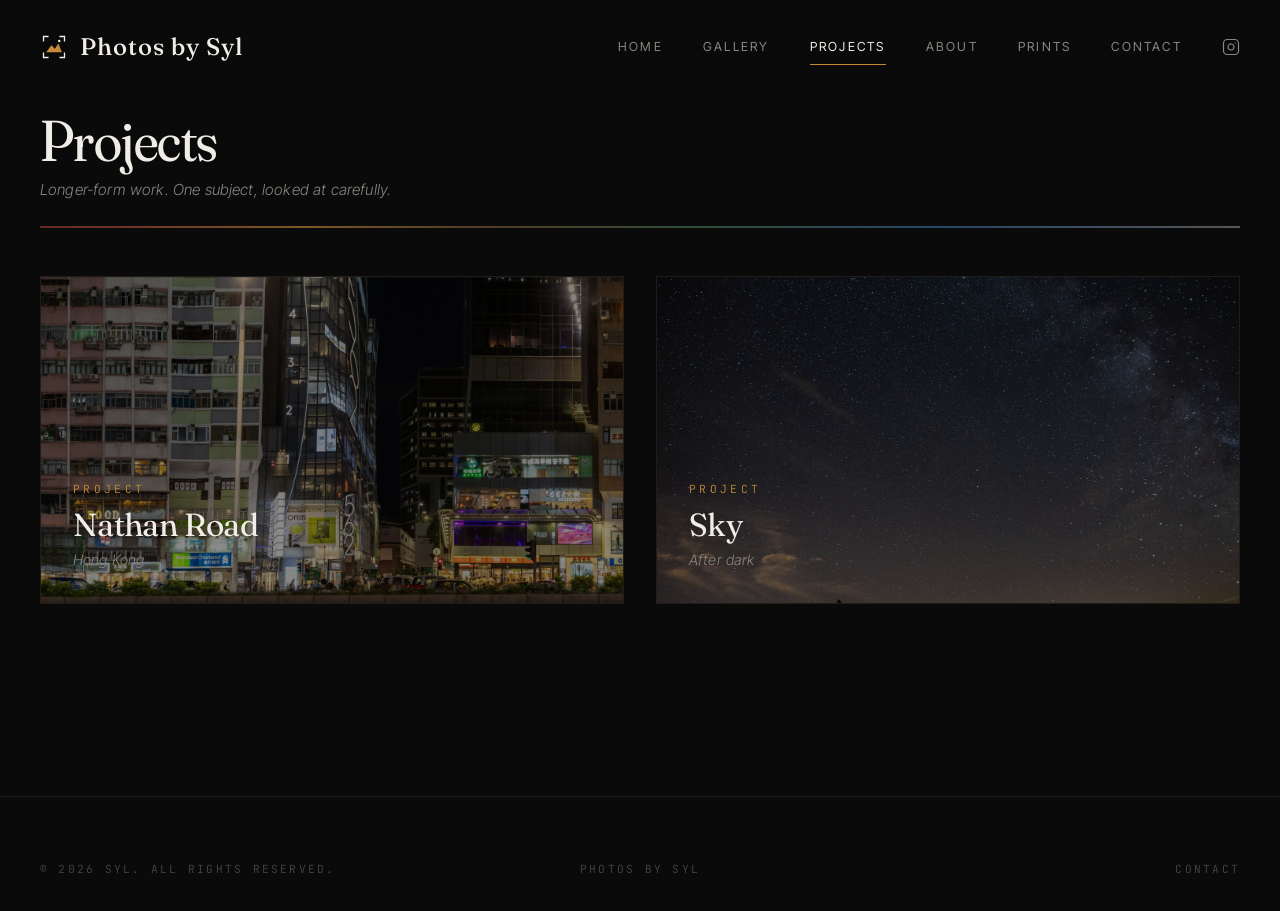
<file: projects.html>
<!DOCTYPE html>
<html lang="en">
<head>
  <meta charset="UTF-8">
  <meta name="viewport" content="width=device-width, initial-scale=1.0">
  <title>Projects — {{site}}</title>
  <meta name="description" content="Photographic projects.">

  <link rel="preconnect" href="https://fonts.googleapis.com">
  <link rel="preconnect" href="https://fonts.gstatic.com" crossorigin>
  <link href="https://fonts.googleapis.com/css2?family=Fraunces:ital,opsz,wght@0,9..144,300;0,9..144,400;0,9..144,500;1,9..144,400&family=Inter+Tight:wght@300;400;500;600&family=JetBrains+Mono:wght@400&display=swap" rel="stylesheet">

  <link rel="stylesheet" href="css/style.css">
  <link rel="icon" type="image/svg+xml" href="favicon.svg">
</head>
<body data-page="projects">

  <header class="gallery-header">
    <div class="gallery-header-inner">
      <div class="gallery-header-left">
        <h1 class="gallery-page-title">Projects</h1>
        <p class="gallery-page-tagline">Longer-form work. One subject, looked at carefully.</p>
      </div>
    </div>
    <div class="gallery-spectrum-bar"></div>
  </header>

  <main class="home-gallery-wrap">
    <div id="projects-list" class="projects-list"></div>
  </main>

  <script src="config.js"></script>
  <script src="photos.js"></script>
  <script src="js/site.js"></script>
</body>
</html>
</file>
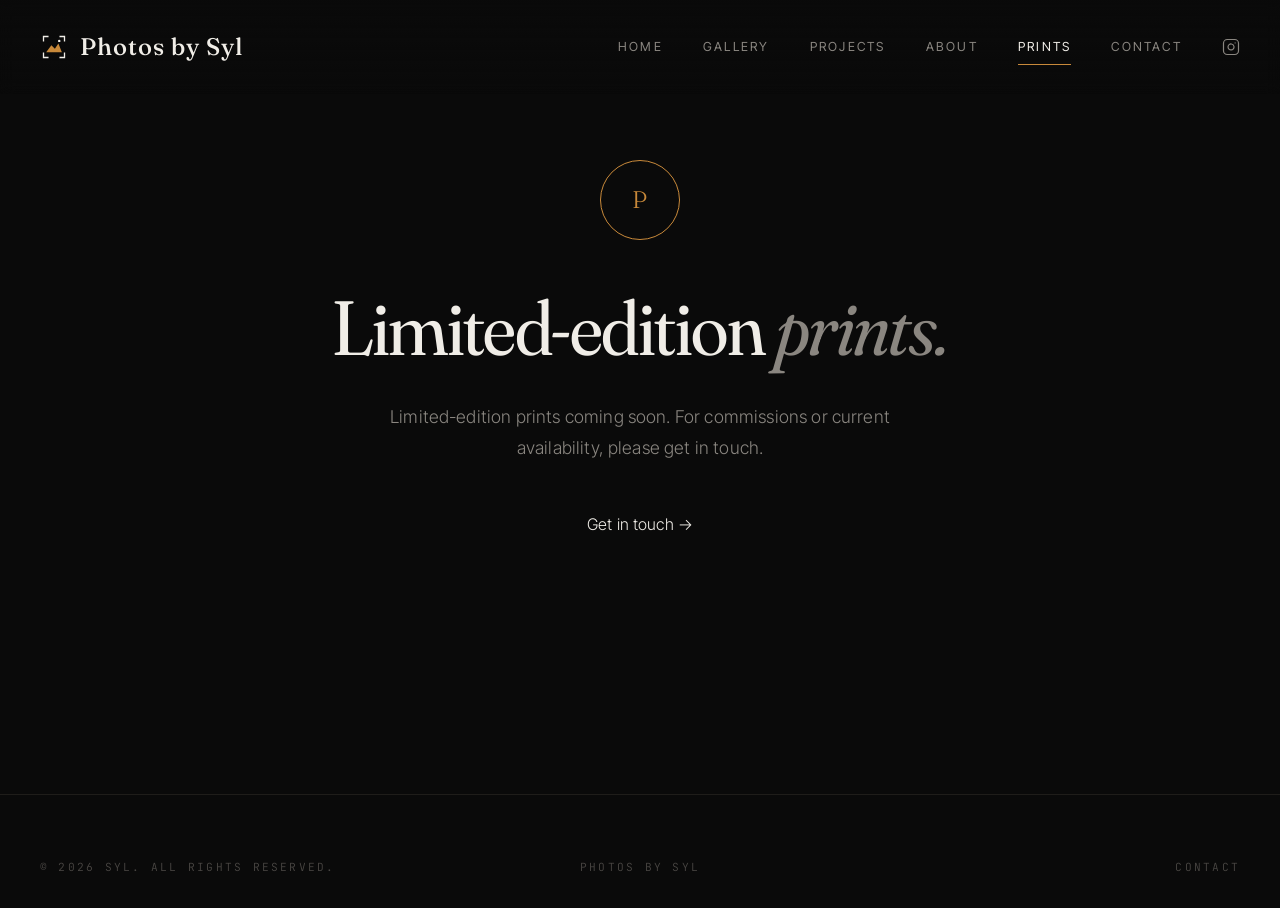
<file: shop.html>
<!DOCTYPE html>
<html lang="en">
<head>
  <meta charset="UTF-8">
  <meta name="viewport" content="width=device-width, initial-scale=1.0">
  <title>Prints — {{site}}</title>
  <meta name="description" content="Limited-edition prints.">

  <link rel="preconnect" href="https://fonts.googleapis.com">
  <link rel="preconnect" href="https://fonts.gstatic.com" crossorigin>
  <link href="https://fonts.googleapis.com/css2?family=Fraunces:ital,opsz,wght@0,9..144,300;0,9..144,400;0,9..144,500;1,9..144,400&family=Inter+Tight:wght@300;400;500;600&family=JetBrains+Mono:wght@400&display=swap" rel="stylesheet">

  <link rel="stylesheet" href="css/style.css">
  <link rel="icon" type="image/svg+xml" href="favicon.svg">
</head>
<body data-page="shop">

  <section class="shop">
    <div class="shop-icon">P</div>
    <h1>Limited-edition <em>prints.</em></h1>
    <p data-shop-text></p>
    <a class="contact-email" href="contact.html">Get in touch →</a>
  </section>

  <script src="config.js"></script>
  <script src="photos.js"></script>
  <script src="js/site.js"></script>
</body>
</html>
</file>
<file: css/style.css>
/* =============================================================================
   WILDFRAME — STYLESHEET
   Dark, moody, editorial. Photographs are the protagonist; the chrome disappears.
   ============================================================================= */

/* =============================================================================
   PAGE TRANSITIONS — black overlay fade between pages
   The body itself starts invisible (opacity: 0) via CSS, so there's no
   flash of unstyled content. JS adds .page-loaded which fades it in.
   When leaving a page, JS adds .page-leaving which fades it back out.
   ============================================================================= */

body {
  opacity: 0;
  transition: opacity 350ms cubic-bezier(.4, 0, .2, 1);
}
body.page-loaded { opacity: 1; }
body.page-leaving { opacity: 0; }

/* When arriving from the landing page, briefly desaturate then restore color
   — feels like color "developing" into the photographs.

   IMPORTANT: this animation is desktop-only. Applying `filter` to <body>
   creates a stacking context that on Android Chrome breaks position:fixed
   elements (like the nav) and can cause text-color rendering issues.
   On phones we just skip the effect — the page just fades in cleanly. */
@media (min-width: 641px) {
  html.color-reveal body {
    animation: color-reveal 1800ms cubic-bezier(.4, 0, .2, 1) forwards;
  }
  @keyframes color-reveal {
    0%   { filter: grayscale(1) brightness(0.85); }
    99%  { filter: grayscale(0) brightness(1); }
    /* At 100% we explicitly clear the filter entirely — leaving any filter
       value applied to body permanently keeps the stacking context alive
       even on desktop, which has caused issues. */
    100% { filter: none; }
  }
}

/* JS-disabled fallback: just show the page */
html.no-js body { opacity: 1; }

/* Reduce motion */
@media (prefers-reduced-motion: reduce) {
  body { transition-duration: 200ms; }
  html.color-reveal body { animation: none; }
}

/* =============================================================================
   TYPOGRAPHY (loaded from Google Fonts in HTML)
   Display: Fraunces — modern serif with personality (variable optical-size)
   Body:    Inter Tight — clean modern sans, gets out of the way
   Mono:    JetBrains Mono — tiny technical labels
   ============================================================================= */

:root {
  --bg:           #0a0a0a;
  --bg-elev:      #141414;
  --ink:          #f0ede7;
  --ink-dim:      #8a8680;
  --ink-faint:    #4a4744;
  --line:         #1f1d1a;
  --accent:       #c8893a;
  --accent-dim:   #5a3e1a;

  --font-display: 'Fraunces', 'Times New Roman', serif;
  --font-body:    'Inter Tight', -apple-system, sans-serif;
  --font-mono:    'JetBrains Mono', 'Courier New', monospace;

  --transition:   400ms cubic-bezier(.2, .7, .2, 1);
  --transition-slow: 800ms cubic-bezier(.2, .7, .2, 1);

  --max-w:        1600px;
  --gutter:       2.5rem;
}

* { box-sizing: border-box; margin: 0; padding: 0; }

html { background: var(--bg); }

body {
  font-family: var(--font-body);
  background: var(--bg);
  color: var(--ink);
  font-size: 16px;
  line-height: 1.6;
  font-weight: 300;
  letter-spacing: 0.01em;
  min-height: 100vh;
  overflow-x: hidden;
  -webkit-font-smoothing: antialiased;
}

/* Fraunces optical-size axis: bigger and more refined at large sizes */
.landing-title, .home-title, .gallery-page-title, .section-title,
.about-text h1, .contact h1, .shop h1, .album-name {
  font-optical-sizing: auto;
  font-variation-settings: "opsz" 144, "SOFT" 50;
}

a { color: var(--ink); text-decoration: none; transition: color var(--transition); }
a:hover { color: var(--accent); }

img { max-width: 100%; display: block; }

/* ---- NAVIGATION ---- */
.nav {
  position: fixed; top: 0; left: 0; right: 0;
  z-index: 100;
  padding: 1.75rem var(--gutter);
  display: flex; justify-content: space-between; align-items: center;
  background: linear-gradient(to bottom, rgba(10,10,10,0.85), rgba(10,10,10,0));
  backdrop-filter: blur(8px);
  -webkit-backdrop-filter: blur(8px);
}

.nav-logo {
  display: flex; align-items: center; gap: 0.75rem;
  font-family: var(--font-display);
  font-size: 1.5rem;
  font-weight: 500;
  letter-spacing: 0.04em;
}
.nav-logo svg { height: 28px; width: 28px; }

.nav-links { display: flex; gap: 2.5rem; align-items: center; }
.nav-links a {
  font-size: 0.78rem;
  text-transform: uppercase;
  letter-spacing: 0.18em;
  font-weight: 400;
  color: var(--ink-dim);
  position: relative;
}
.nav-links a:hover { color: var(--ink); }
.nav-links a.active {
  color: var(--ink);
}
.nav-links a.active::after {
  content: '';
  position: absolute;
  left: 0; right: 0;
  bottom: -8px;
  height: 1px;
  background: var(--accent);
}

.nav-toggle { display: none; background: none; border: none; color: var(--ink); cursor: pointer; padding: 0.5rem; }

/* Instagram glyph in nav — small, sits at the end of the link row */
.nav-instagram {
  display: inline-flex;
  align-items: center;
  justify-content: center;
  color: var(--ink-dim);
  transition: color var(--transition);
}
.nav-instagram svg {
  width: 18px;
  height: 18px;
}
.nav-instagram:hover { color: var(--accent); }
.nav-instagram::after { display: none !important; }   /* no underline animation */

/* =============================================================================
   LANDING PAGE  (index.html) — viewport-only, cross-fading B&W background
   ============================================================================= */

body[data-page="landing"] {
  height: 100vh;
  height: 100dvh;
  overflow: hidden;
}
body[data-page="landing"] .footer { display: none; }

.landing-bg {
  position: fixed;
  inset: 0;
  z-index: 0;
  overflow: hidden;
  background: #000;
}
.landing-bg-layer {
  position: absolute;
  inset: 0;
  background-size: cover;
  background-position: center;
  filter: grayscale(1) brightness(0.55) contrast(1.1);
  opacity: 0;
  transition: opacity 2.5s ease-in-out;
  /* Subtle Ken Burns-style zoom for life */
  animation: landingDrift 18s ease-in-out infinite alternate;
}
.landing-bg-layer.visible { opacity: 1; }
@keyframes landingDrift {
  from { transform: scale(1.04) translate(0, 0); }
  to   { transform: scale(1.12) translate(-1.5%, -1.5%); }
}
.landing-bg-vignette {
  position: absolute; inset: 0;
  pointer-events: none;
  background:
    /* Soft radial darkening towards edges */
    radial-gradient(ellipse 100% 80% at center 40%, transparent 0%, rgba(0,0,0,0.3) 100%),
    /* Strong bottom gradient where the text lives — guarantees legibility */
    linear-gradient(to bottom,
      rgba(0,0,0,0.35) 0%,
      rgba(0,0,0,0.15) 30%,
      rgba(0,0,0,0.55) 65%,
      rgba(0,0,0,0.85) 100%);
}

.landing-content {
  position: relative;
  z-index: 2;
  height: 100vh;
  height: 100dvh;
  display: flex;
  flex-direction: column;
  justify-content: center;
  align-items: center;
  text-align: center;
  padding: 6rem var(--gutter) 4rem;
  max-width: 900px;
  margin: 0 auto;
}
.landing-title {
  font-family: var(--font-display);
  font-size: clamp(3.5rem, 9vw, 7.5rem);
  font-weight: 400;
  line-height: 1;
  letter-spacing: -0.025em;
  margin: 0 0 1.5rem;
  color: var(--ink);
  /* Layered text shadow for unmatched legibility on any background */
  text-shadow:
    0 2px 4px rgba(0,0,0,0.6),
    0 8px 30px rgba(0,0,0,0.5),
    0 1px 0 rgba(0,0,0,0.4);
  opacity: 0;
  animation: fadeUp 1.4s ease 0.3s forwards;
}
.landing-title em {
  font-style: italic;
  color: var(--accent);
  font-weight: 400;
}
.landing-tagline {
  font-size: 1.15rem;
  color: rgba(240, 237, 231, 0.92);
  font-style: italic;
  max-width: 38ch;
  line-height: 1.6;
  margin: 0 0 3.5rem;
  text-shadow: 0 2px 8px rgba(0,0,0,0.7);
  opacity: 0;
  animation: fadeUp 1.4s ease 0.6s forwards;
}
.landing-cta {
  display: flex;
  gap: 2rem;
  align-items: center;
  flex-wrap: wrap;
  justify-content: center;
  opacity: 0;
  animation: fadeUp 1.4s ease 0.9s forwards;
}
.landing-cta-primary {
  font-family: var(--font-mono);
  font-size: 0.78rem;
  text-transform: uppercase;
  letter-spacing: 0.3em;
  color: var(--ink);
  border: 1px solid var(--accent);
  padding: 1.1rem 2.4rem;
  background: rgba(20,20,20,0.4);
  backdrop-filter: blur(4px);
  -webkit-backdrop-filter: blur(4px);
  transition: background var(--transition), color var(--transition), border-color var(--transition);
}
.landing-cta-primary:hover {
  background: var(--accent);
  color: #0a0a0a;
}
.landing-cta-secondary {
  font-family: var(--font-mono);
  font-size: 0.78rem;
  text-transform: uppercase;
  letter-spacing: 0.3em;
  color: var(--ink-dim);
  padding: 1.1rem 0.5rem;
  border-bottom: 1px solid transparent;
}
.landing-cta-secondary:hover {
  color: var(--ink);
  border-bottom-color: var(--ink-faint);
}
.landing-credit {
  position: fixed;
  bottom: 1.5rem;
  right: 1.5rem;
  z-index: 3;
  font-family: var(--font-mono);
  font-size: 0.65rem;
  letter-spacing: 0.2em;
  text-transform: uppercase;
  color: rgba(255,255,255,0.45);
  pointer-events: none;
  text-shadow: 0 1px 4px rgba(0,0,0,0.6);
}
@media (max-width: 640px) {
  .landing-title { font-size: clamp(2.5rem, 12vw, 4.5rem); }
  .landing-tagline { font-size: 1rem; }
  .landing-cta { flex-direction: column; gap: 1rem; }
  .landing-credit { bottom: 1rem; right: 1rem; font-size: 0.6rem; }
}


/* =============================================================================
   GALLERY PAGE HEADER  (gallery.html) — title + view toggle
   ============================================================================= */

.gallery-header {
  padding: 7rem var(--gutter) 0;
  max-width: var(--max-w);
  margin: 0 auto;
}
.gallery-header-inner {
  display: flex;
  align-items: flex-end;
  justify-content: space-between;
  gap: 2rem;
  flex-wrap: wrap;
  margin-bottom: 1.5rem;
}
.gallery-header-left { flex: 1; min-width: 260px; }
.gallery-page-title {
  font-family: var(--font-display);
  font-size: clamp(2.4rem, 4.5vw, 3.6rem);
  font-weight: 400;
  letter-spacing: -0.01em;
  line-height: 1;
  margin: 0 0 0.5rem;
}
.gallery-page-tagline {
  font-size: 0.95rem;
  color: var(--ink-dim);
  font-style: italic;
  margin: 0;
}

.gallery-spectrum-bar {
  margin-top: 1rem;
  height: 2px;
  width: 100%;
  background: linear-gradient(
    90deg,
    #a23b3b 0%, #c8893a 22%, #7a5c3a 38%,
    #4a7c59 55%, #3a6ea5 75%, #888888 100%
  );
  opacity: 0.6;
}

/* Band labels: standalone header above each row of photos */
.home-band-label {
  font-family: var(--font-mono);
  font-size: 0.78rem;
  text-transform: uppercase;
  letter-spacing: 0.32em;
  color: var(--band-color, var(--ink));
  padding: 1.5rem 0 0.75rem;
  display: flex;
  align-items: center;
  gap: 0.85rem;
  border-top: 1px solid var(--line);
  font-weight: 400;
}
.gallery-band:first-child .home-band-label {
  border-top: none;
  padding-top: 0.5rem;
}
.home-band-label-dot {
  width: 9px; height: 9px; border-radius: 50%;
  background: var(--band-color);
  box-shadow: 0 0 14px var(--band-color);
  flex-shrink: 0;
}
.home-band-label-count {
  color: var(--ink-faint);
  letter-spacing: 0.2em;
  margin-left: auto;
  font-size: 0.7rem;
}

@keyframes fadeUp {
  to   { opacity: 1; transform: translateY(0); }
  from { opacity: 0; transform: translateY(20px); }
}

/* ---- HOME GALLERY WRAPPER ---- */
.home-gallery-wrap {
  padding: 1rem var(--gutter) 4rem;
  max-width: var(--max-w);
  margin: 0 auto;
}

/* ---- SECTIONS ---- */
.section {
  padding: 8rem var(--gutter);
  max-width: var(--max-w);
  margin: 0 auto;
}
.section-header {
  display: grid; grid-template-columns: 1fr 2fr; gap: 4rem;
  margin-bottom: 4rem; align-items: end;
}
.section-eyebrow {
  font-family: var(--font-mono);
  font-size: 0.7rem;
  text-transform: uppercase;
  letter-spacing: 0.3em;
  color: var(--accent);
  margin-bottom: 1rem;
}
.section-title {
  font-family: var(--font-display);
  font-size: clamp(2.5rem, 5vw, 4.5rem);
  font-weight: 400;
  line-height: 1.05;
  letter-spacing: -0.02em;
}
.section-title em { font-style: italic; color: var(--ink-dim); }
.section-intro {
  font-size: 1.05rem;
  color: var(--ink-dim);
  max-width: 50ch;
  line-height: 1.7;
}

/* ---- ALBUM GRID (homepage list of color albums) ---- */
.albums {
  display: grid;
  grid-template-columns: repeat(3, 1fr);
  gap: 1px;
  background: var(--line);
  border: 1px solid var(--line);
}
.album-card {
  position: relative;
  aspect-ratio: 4 / 5;
  background: var(--bg-elev);
  overflow: hidden;
  cursor: pointer;
  display: flex; flex-direction: column; justify-content: flex-end;
  padding: 2rem;
  transition: background var(--transition);
}
.album-card::before {
  content: ''; position: absolute; inset: 0;
  background: var(--album-color, var(--accent));
  opacity: 0.15;
  transition: opacity var(--transition);
  mix-blend-mode: screen;
}
.album-card::after {
  content: ''; position: absolute; inset: 0;
  background: radial-gradient(circle at 30% 30%, var(--album-color, var(--accent)) 0%, transparent 60%);
  opacity: 0.25;
  transition: opacity var(--transition);
}
.album-card:hover::before { opacity: 0.35; }
.album-card:hover::after { opacity: 0.5; }
.album-card-content { position: relative; z-index: 1; }
.album-swatch {
  width: 60px; height: 60px;
  background: var(--album-color);
  border-radius: 50%;
  margin-bottom: 1.5rem;
  box-shadow: 0 0 60px var(--album-color);
  transition: transform var(--transition), box-shadow var(--transition);
}
.album-card:hover .album-swatch {
  transform: scale(1.1);
  box-shadow: 0 0 80px var(--album-color);
}
.album-name {
  font-family: var(--font-display);
  font-size: 2rem;
  font-weight: 400;
  letter-spacing: 0.02em;
  margin-bottom: 0.5rem;
}
.album-desc {
  font-size: 0.9rem;
  color: var(--ink-dim);
  font-style: italic;
}
.album-count {
  font-family: var(--font-mono);
  font-size: 0.7rem;
  color: var(--ink-faint);
  letter-spacing: 0.2em;
  text-transform: uppercase;
  margin-top: 1rem;
}

/* ---- SPECTRUM VIEW (homepage continuous color flow) ---- */
.spectrum {
  display: grid;
  grid-template-columns: repeat(auto-fill, minmax(220px, 1fr));
  gap: 2px;
}
.spectrum-tile {
  aspect-ratio: 1;
  position: relative;
  overflow: hidden;
  cursor: pointer;
  background: var(--bg-elev);
}
.spectrum-tile img {
  width: 100%; height: 100%;
  object-fit: cover;
  transition: transform var(--transition-slow), filter var(--transition);
  filter: brightness(0.85);
}
.spectrum-tile:hover img { transform: scale(1.05); filter: brightness(1); }

/* =============================================================================
   404 PAGE  (404.html)
   ============================================================================= */

.not-found {
  min-height: 100vh;
  min-height: 100dvh;
  display: flex;
  flex-direction: column;
  align-items: center;
  justify-content: center;
  text-align: center;
  padding: 6rem var(--gutter) 4rem;
  max-width: 700px;
  margin: 0 auto;
}
.not-found-eyebrow {
  font-family: var(--font-mono);
  font-size: 0.7rem;
  text-transform: uppercase;
  letter-spacing: 0.4em;
  color: var(--accent);
  margin-bottom: 2rem;
}
.not-found-title {
  font-family: var(--font-display);
  font-size: clamp(3rem, 8vw, 6rem);
  font-weight: 400;
  line-height: 1;
  letter-spacing: -0.025em;
  margin: 0 0 2rem;
}
.not-found-title em {
  font-style: italic;
  color: var(--accent);
  font-weight: 400;
}
.not-found-text {
  font-size: 1.1rem;
  color: var(--ink-dim);
  line-height: 1.7;
  margin: 0 0 3rem;
  max-width: 50ch;
}
.not-found-cta {
  display: flex;
  gap: 2rem;
  align-items: center;
  flex-wrap: wrap;
  justify-content: center;
}
.not-found-link-primary {
  font-family: var(--font-mono);
  font-size: 0.78rem;
  text-transform: uppercase;
  letter-spacing: 0.3em;
  color: var(--ink);
  border: 1px solid var(--accent);
  padding: 1.1rem 2.4rem;
  background: rgba(20,20,20,0.4);
  transition: background var(--transition), color var(--transition);
}
.not-found-link-primary:hover {
  background: var(--accent);
  color: #0a0a0a;
}
.not-found-link-secondary {
  font-family: var(--font-mono);
  font-size: 0.78rem;
  text-transform: uppercase;
  letter-spacing: 0.3em;
  color: var(--ink-dim);
  padding: 1.1rem 0.5rem;
  border-bottom: 1px solid transparent;
}
.not-found-link-secondary:hover {
  color: var(--ink);
  border-bottom-color: var(--ink-faint);
}

.projects-list {
  display: grid;
  grid-template-columns: repeat(auto-fill, minmax(420px, 1fr));
  gap: 2rem;
  margin-top: 2rem;
}
.project-card {
  display: block;
  position: relative;
  aspect-ratio: 16 / 9;
  background: var(--bg-elev);
  overflow: hidden;
  cursor: pointer;
  border: 1px solid var(--line);
  transition: border-color var(--transition);
}
.project-card:hover { border-color: var(--accent-dim); }
.project-card-image {
  position: absolute;
  inset: 0;
  background-size: cover;
  background-position: center;
  filter: brightness(0.55);
  transition: filter var(--transition), transform var(--transition-slow);
}
.project-card:hover .project-card-image {
  filter: brightness(0.75);
  transform: scale(1.03);
}
.project-card-content {
  position: absolute;
  left: 0; right: 0; bottom: 0;
  padding: 2rem;
  z-index: 2;
}
.project-card-eyebrow {
  font-family: var(--font-mono);
  font-size: 0.7rem;
  text-transform: uppercase;
  letter-spacing: 0.3em;
  color: var(--accent);
  margin-bottom: 0.6rem;
}
.project-card-title {
  font-family: var(--font-display);
  font-size: 2rem;
  font-weight: 400;
  line-height: 1.05;
  letter-spacing: -0.02em;
  margin: 0 0 0.4rem;
}
.project-card-subtitle {
  font-size: 0.9rem;
  color: var(--ink-dim);
  font-style: italic;
  margin: 0;
}

/* =============================================================================
   SINGLE PROJECT PAGE  (project.html) — title + scroll-driven panorama
   ============================================================================= */

/* Title block */
.project-header {
  padding: 9rem var(--gutter) 4rem;
  max-width: 900px;
  margin: 0 auto;
  text-align: center;
}
.project-header-inner > * { max-width: 60ch; margin-left: auto; margin-right: auto; }

.project-eyebrow {
  font-family: var(--font-mono);
  font-size: 0.7rem;
  text-transform: uppercase;
  letter-spacing: 0.4em;
  color: var(--accent);
  margin-bottom: 1.5rem;
}
.project-title {
  font-family: var(--font-display);
  font-size: clamp(2.8rem, 6vw, 5rem);
  font-weight: 400;
  line-height: 1;
  letter-spacing: -0.025em;
  margin: 0 0 0.75rem;
}
.project-subtitle {
  font-family: var(--font-display);
  font-size: 1.2rem;
  font-style: italic;
  color: var(--ink-dim);
  margin: 0 0 2.5rem;
}
.project-description {
  font-size: 1.05rem;
  line-height: 1.8;
  color: var(--ink);
  margin: 0 auto;
}
.project-scroll-hint {
  margin-top: 4rem;
  font-family: var(--font-mono);
  font-size: 0.7rem;
  letter-spacing: 0.3em;
  text-transform: uppercase;
  color: var(--ink-faint);
  animation: scrollHintBob 2.5s ease-in-out infinite;
}
@keyframes scrollHintBob {
  0%, 100% { transform: translateY(0); opacity: 0.6; }
  50%      { transform: translateY(6px); opacity: 1; }
}

/*
 * The panorama is rendered inside a TALL outer section. Inside it sits a
 * sticky inner block that fills the viewport. As the user scrolls down the
 * page, JS translates the panorama image horizontally proportional to the
 * vertical scroll progress through the section.
 *
 * Outer height is set by JS to: viewportHeight * (panoramaWidth / viewportWidth)
 * — so scrolling one viewport-height of page = panning one viewport-width
 * across the panorama (per the Medium pace setting).
 */
.project-pano {
  position: relative;
  width: 100%;
  /* JS sets the height once it knows the panorama dimensions */
}

/* Gallery-type project: just a centered masonry, like the main gallery */
.project-gallery-wrap {
  padding: 0 var(--gutter) 6rem;
  max-width: var(--max-w);
  margin: 0 auto;
}
.project-pano-sticky {
  position: sticky;
  top: 0;
  height: 100vh;
  overflow: hidden;
  background: #000;
  /* Center the panorama vertically within the sticky viewport */
  display: flex;
  align-items: center;
  justify-content: flex-start;
}
.project-pano-image-wrap {
  position: absolute;
  /* Vertically centered band — height 70% of viewport, top offset 15% to center */
  top: 15vh;
  left: 0;
  height: 70vh;
  /* width is set by JS from the image's actual aspect ratio after load */
  will-change: transform;
}
.project-pano-image {
  /* Fill the wrapper exactly — wrapper is sized to match image aspect */
  width: 100%;
  height: 100%;
  display: block;
  object-fit: cover;
  user-select: none;
  -webkit-user-drag: none;
}
.project-pano-watermark {
  /* Bigger, anchored bottom-right of the visible viewport, not the image */
  position: fixed;
  bottom: 1.2rem;
  right: 1.2rem;
  font-family: var(--font-display);
  font-size: 0.95rem;
  font-style: italic;
  color: rgba(255, 255, 255, 0.75);
  letter-spacing: 0.04em;
  text-shadow: 0 2px 8px rgba(0,0,0,0.85);
  z-index: 50;
  background: none;
}
/* Don't show the small bottom-right watermark from the wrap; the fixed one
   above handles it. */
.project-pano-image-wrap > .watermark { display: none; }

/* Loading state — shown while the panorama is downloading */
.project-pano.loading .project-pano-sticky::before {
  content: 'Loading panorama…';
  position: absolute; inset: 0;
  display: flex; align-items: center; justify-content: center;
  font-family: var(--font-mono);
  font-size: 0.75rem;
  letter-spacing: 0.3em;
  text-transform: uppercase;
  color: var(--ink-dim);
  z-index: 1;
}

@media (max-width: 1024px) {
  .projects-list { grid-template-columns: 1fr; }
}
@media (max-width: 640px) {
  .project-header { padding-top: 6rem; padding-bottom: 2rem; }
  .project-pano-watermark { font-size: 0.8rem; bottom: 0.8rem; right: 0.8rem; }
}
   Each color band fills the full width with a flex row of photos. Photo
   heights are normalized within each row using the aspect-ratio so photos
   line up cleanly while keeping their natural proportions.
   ============================================================================= */

.gallery-bands { display: flex; flex-direction: column; gap: 2rem; }

.gallery-band { display: block; }

.gallery-band-row {
  display: flex;
  flex-wrap: wrap;
  gap: 8px;
  /* Each photo grows/shrinks to fill the row; height target ~280px */
}

.gallery-band-row .masonry-item {
  position: relative;
  height: 280px;
  flex-grow: 1;
  /* min-width prevents tiny photos when squeezed */
  min-width: 180px;
  background: var(--bg-elev);
  overflow: hidden;
  cursor: zoom-in;
}
.gallery-band-row .masonry-item img {
  width: 100%;
  height: 100%;
  object-fit: cover;
  display: block;
  transition: transform var(--transition-slow), filter var(--transition), opacity 600ms ease-out;
  filter: brightness(0.94);
}
/* When loaded, the band-row image's brightness should still apply, but it should
   be visible — the .has-blur fade-in rule still controls opacity */
.gallery-band-row .masonry-item:hover img {
  transform: scale(1.04);
  filter: brightness(1.06);
}
/* Each photo's flex-basis is computed by JS using its aspect ratio so
   shorter (panorama) photos get more horizontal space than taller (portrait) */

@media (max-width: 1024px) {
  .gallery-band-row .masonry-item { height: 220px; }
}
@media (max-width: 640px) {
  /* On phones, switch to a 2-column grid regardless of aspect ratio.
     This overrides the per-photo flex-basis set inline by JS. */
  .gallery-band-row {
    display: grid;
    grid-template-columns: repeat(2, 1fr);
    gap: 4px;
  }
  .gallery-band-row .masonry-item {
    flex-basis: auto !important;   /* override inline JS-set flex-basis */
    height: auto;
    aspect-ratio: 1 / 1;            /* square crop, looks consistent */
    min-width: 0;
  }
}

/* Legacy vertical masonry (used on per-album pages, lightbox initialization) */
.masonry {
  display: flex;
  flex-wrap: wrap;
  gap: 8px;
  margin-top: 1rem;
}
.masonry .masonry-item {
  position: relative;
  height: 280px;
  flex-grow: 1;
  min-width: 180px;
  background: var(--bg-elev);
  overflow: hidden;
  cursor: zoom-in;
}
.masonry .masonry-item img {
  width: 100%;
  height: 100%;
  object-fit: cover;
  display: block;
  transition: transform var(--transition-slow), filter var(--transition);
  filter: brightness(0.94);
}
.masonry .masonry-item:hover img {
  transform: scale(1.04);
  filter: brightness(1.06);
}

/* =============================================================================
   BLUR-UP IMAGE LOADING
   The wrapper holds a tiny base64 JPEG as background-image (blurred).
   The real <img> sits on top, starts invisible, fades in once loaded.
   ============================================================================= */

.masonry-item.has-blur {
  background-size: cover;
  background-position: center;
}
.masonry-item.has-blur::before {
  /* CSS-blur the background image without using actual filter on a child
     (which would create a stacking context conflict with the watermark) */
  content: '';
  position: absolute;
  inset: 0;
  background: inherit;
  background-image: inherit;
  background-size: cover;
  background-position: center;
  filter: blur(20px) saturate(1.2);
  /* Slightly oversized to hide blur edges */
  transform: scale(1.1);
  z-index: 0;
}
.masonry-item.has-blur > img {
  position: relative;
  z-index: 1;
  opacity: 0;
  transition: opacity 600ms ease-out;
}
.masonry-item.has-blur.img-loaded > img {
  opacity: 1;
}

/* Old gallery class kept for any legacy use */
.gallery { display: block; }
.gallery-item { display: none; }

/* ---- WATERMARK (overlaid on every protected image) ---- */
.watermark {
  position: absolute;
  bottom: 0.9rem; right: 1rem;
  font-family: var(--font-mono);
  font-size: 0.65rem;
  color: rgba(255, 255, 255, 0.65);
  letter-spacing: 0.2em;
  text-transform: uppercase;
  text-shadow: 0 1px 4px rgba(0,0,0,0.8);
  pointer-events: none;
  z-index: 2;
  user-select: none;
}

/* Invisible overlay that intercepts right-clicks and drags */
.image-shield {
  position: absolute; inset: 0;
  z-index: 3;
  background: transparent;
  cursor: zoom-in;
}

/* ---- LIGHTBOX (photo + side metadata panel) ---- */
.lightbox {
  position: fixed; inset: 0;
  background: rgba(8, 8, 8, 0.985);
  z-index: 1000;
  display: none;
  align-items: center; justify-content: center;
  padding: 4rem 5rem;
}
.lightbox.open { display: flex; animation: fadeIn 300ms ease; }
@keyframes fadeIn { from { opacity: 0; } to { opacity: 1; } }

.lightbox-stage {
  display: grid;
  grid-template-columns: 1fr 280px;
  gap: 3rem;
  align-items: center;
  width: 100%;
  max-width: 1500px;
  height: 100%;
}

.lightbox-img-wrap {
  position: relative;
  display: flex;
  align-items: center;
  justify-content: center;
  height: 100%;
  min-height: 0;
}
/* Wrapper that hugs the image's actual dimensions, so the watermark sits
   on the photo's bottom-right and not in the surrounding dark space. */
.lightbox-photo-frame {
  position: relative;
  display: inline-block;
  max-width: 100%;
  max-height: 85vh;
  line-height: 0;
}
.lightbox img {
  max-width: 100%;
  max-height: 85vh;
  width: auto;
  height: auto;
  object-fit: contain;
  user-select: none;
  -webkit-user-drag: none;
  box-shadow: 0 20px 80px rgba(0,0,0,0.6);
  display: block;
}
/* Bigger, photo-anchored watermark for the lightbox */
.lightbox-watermark {
  position: absolute;
  bottom: 1rem;
  right: 1.2rem;
  font-family: var(--font-display);
  font-size: 1.05rem;
  font-style: italic;
  color: rgba(255, 255, 255, 0.85);
  letter-spacing: 0.04em;
  text-shadow: 0 2px 8px rgba(0,0,0,0.85);
  pointer-events: none;
  z-index: 4;
  user-select: none;
  line-height: 1;
}

/* SIDE METADATA PANEL — labels tint to match the photo's color group */
.lightbox-side {
  display: flex;
  flex-direction: column;
  gap: 2rem;
  padding-right: 0.5rem;
  font-family: var(--font-mono);
  font-size: 0.78rem;
  color: var(--ink-dim);
  letter-spacing: 0.05em;
  /* This is set per-photo by JS via setProperty('--photo-color', ...) */
  --photo-color: var(--accent);
}
.lightbox-side-block { }
.lightbox-side-label {
  font-size: 0.65rem;
  text-transform: uppercase;
  letter-spacing: 0.3em;
  color: var(--photo-color);
  margin-bottom: 0.6rem;
  transition: color 400ms ease;
}
.lightbox-side-value {
  color: var(--ink);
  font-size: 0.95rem;
  line-height: 1.55;
  letter-spacing: 0;
}
.lightbox-side-value-secondary {
  color: var(--ink-dim);
  font-size: 0.78rem;
  margin-top: 0.35rem;
  line-height: 1.5;
}
.lightbox-side-divider {
  height: 1px;
  background: var(--line);
  width: 60px;
}
.lightbox-side-color-dot {
  display: inline-block;
  width: 10px; height: 10px;
  border-radius: 50%;
  background: var(--photo-color, var(--accent));
  margin-right: 0.6rem;
  vertical-align: middle;
  box-shadow: 0 0 12px var(--photo-color, var(--accent));
}

/* Controls: close + prev + next */
.lightbox-close, .lightbox-prev, .lightbox-next {
  position: absolute;
  background: rgba(20,20,20,0.6);
  border: 1px solid var(--ink-faint);
  color: var(--ink);
  width: 44px; height: 44px;
  border-radius: 50%;
  cursor: pointer;
  font-size: 1.2rem;
  display: flex; align-items: center; justify-content: center;
  transition: border-color var(--transition), background var(--transition);
  z-index: 2;
}
.lightbox-close { top: 1.5rem; right: 1.5rem; }
.lightbox-prev  { top: 50%; left: 1.5rem;  transform: translateY(-50%); }
.lightbox-next  { top: 50%; right: 1.5rem; transform: translateY(-50%); }
.lightbox-close:hover, .lightbox-prev:hover, .lightbox-next:hover {
  border-color: var(--accent);
  background: rgba(40,40,40,0.85);
}

@media (max-width: 1024px) {
  .lightbox { padding: 2rem 3rem; }
  .lightbox-stage { grid-template-columns: 1fr; gap: 1.5rem; }
  .lightbox-img-wrap { min-height: auto; }
  .lightbox img { max-height: 65vh; }
  .lightbox-side {
    flex-direction: row;
    flex-wrap: wrap;
    justify-content: center;
    gap: 1.5rem 2.5rem;
    text-align: center;
  }
  .lightbox-side-divider { display: none; }
}
@media (max-width: 640px) {
  .lightbox { padding: 1rem; }
  .lightbox-prev, .lightbox-next { width: 36px; height: 36px; }
  .lightbox-side { font-size: 0.72rem; }
  .lightbox-side-value { font-size: 0.85rem; }
}

/* ---- ABOUT PAGE ---- */
.about {
  display: grid;
  grid-template-columns: 1fr 1.3fr;
  gap: 5rem;
  align-items: start;
}
.about-portrait {
  aspect-ratio: 4/5;
  background: #000;
  position: relative;
  overflow: hidden;
}
.about-portrait-layer {
  position: absolute;
  inset: 0;
  background-size: cover;
  background-position: center;
  filter: grayscale(1) brightness(0.7) contrast(1.1);
  opacity: 0;
  transition: opacity 2.5s ease-in-out;
  /* Subtle slow zoom for life */
  animation: portraitDrift 22s ease-in-out infinite alternate;
}
.about-portrait-layer.visible { opacity: 1; }
@keyframes portraitDrift {
  from { transform: scale(1.04) translate(0, 0); }
  to   { transform: scale(1.12) translate(-1.5%, -1.5%); }
}
/* Subtle inner shadow to anchor the photo */
.about-portrait::after {
  content: '';
  position: absolute;
  inset: 0;
  pointer-events: none;
  background: linear-gradient(to bottom, transparent 70%, rgba(0,0,0,0.35) 100%);
  z-index: 2;
}
.about-text { padding-top: 1rem; }
.about-text h1 {
  font-family: var(--font-display);
  font-size: clamp(2.5rem, 5vw, 4rem);
  font-weight: 400;
  line-height: 1.05;
  margin-bottom: 2rem;
  letter-spacing: -0.02em;
}
.about-text h1 em { font-style: italic; color: var(--ink-dim); }
.about-text p {
  font-size: 1.05rem;
  line-height: 1.85;
  color: var(--ink);
  margin-bottom: 1.5rem;
  max-width: 60ch;
}
.about-text p:not(:first-of-type) { color: var(--ink-dim); }
.about-meta {
  margin-top: 3rem;
  padding-top: 2rem;
  border-top: 1px solid var(--line);
  font-family: var(--font-mono);
  font-size: 0.75rem;
  color: var(--ink-dim);
  letter-spacing: 0.15em;
  text-transform: uppercase;
  display: grid; grid-template-columns: 1fr 1fr; gap: 1rem;
}
.about-meta div strong { display: block; color: var(--accent); margin-bottom: 0.4rem; font-weight: 400; }

/* ---- CONTACT PAGE ---- */
.contact {
  text-align: center;
  padding: 10rem var(--gutter);
  max-width: 700px;
  margin: 0 auto;
}
.contact h1 {
  font-family: var(--font-display);
  font-size: clamp(3rem, 7vw, 6rem);
  font-weight: 400;
  letter-spacing: -0.02em;
  margin-bottom: 2rem;
  line-height: 1;
}
.contact h1 em { font-style: italic; color: var(--ink-dim); }
.contact p {
  font-size: 1.1rem;
  color: var(--ink-dim);
  margin-bottom: 3rem;
  line-height: 1.7;
}
.contact-instagram {
  display: inline-flex;
  align-items: center;
  gap: 0.85rem;
  font-family: var(--font-mono);
  font-size: 1.05rem;
  color: var(--ink);
  border: 1px solid var(--accent);
  padding: 1rem 1.6rem;
  letter-spacing: 0.04em;
  background: rgba(20, 20, 20, 0.4);
  transition: background var(--transition), color var(--transition);
}
.contact-instagram:hover {
  background: var(--accent);
  color: #0a0a0a;
}
.contact-instagram-icon {
  width: 22px;
  height: 22px;
  flex-shrink: 0;
}
.contact-social {
  margin-top: 4rem;
  display: flex; justify-content: center; gap: 2rem;
  font-family: var(--font-mono);
  font-size: 0.75rem;
  letter-spacing: 0.2em;
  text-transform: uppercase;
}

/* ---- SHOP PAGE ---- */
.shop {
  text-align: center;
  padding: 10rem var(--gutter) 8rem;
  max-width: 800px;
  margin: 0 auto;
}
.shop-icon {
  width: 80px; height: 80px;
  margin: 0 auto 3rem;
  border: 1px solid var(--accent);
  border-radius: 50%;
  display: flex; align-items: center; justify-content: center;
  color: var(--accent);
  font-family: var(--font-display);
  font-size: 1.5rem;
}
.shop h1 {
  font-family: var(--font-display);
  font-size: clamp(2.5rem, 6vw, 5rem);
  font-weight: 400;
  margin-bottom: 2rem;
  line-height: 1.05;
  letter-spacing: -0.02em;
}
.shop h1 em { font-style: italic; color: var(--ink-dim); }
.shop p {
  font-size: 1.1rem;
  color: var(--ink-dim);
  line-height: 1.8;
  max-width: 55ch;
  margin: 0 auto 3rem;
}

/* ---- FOOTER ---- */
.footer {
  margin-top: 8rem;
  padding: 4rem var(--gutter) 2rem;
  border-top: 1px solid var(--line);
  display: grid;
  grid-template-columns: 1fr auto 1fr;
  gap: 2rem;
  align-items: center;
  font-family: var(--font-mono);
  font-size: 0.7rem;
  letter-spacing: 0.2em;
  text-transform: uppercase;
  color: var(--ink-faint);
  max-width: var(--max-w);
  margin-left: auto;
  margin-right: auto;
}
.footer-center { text-align: center; }
.footer-right { text-align: right; }
.footer a { color: var(--ink-faint); }
.footer a:hover { color: var(--ink); }

/* ---- EMPTY STATE ---- */
.empty-state {
  text-align: center;
  padding: 5rem 2rem;
  border: 1px dashed var(--line);
  color: var(--ink-dim);
  font-style: italic;
  font-size: 0.95rem;
}
.empty-state code {
  font-family: var(--font-mono);
  background: var(--bg-elev);
  padding: 0.2rem 0.5rem;
  font-size: 0.85rem;
  color: var(--accent);
  font-style: normal;
  border-radius: 2px;
}

/* ---- RESPONSIVE ---- */
@media (max-width: 1024px) {
  .albums { grid-template-columns: repeat(2, 1fr); }
  .section-header { grid-template-columns: 1fr; gap: 1.5rem; }
  .gallery { grid-template-columns: repeat(auto-fill, minmax(220px, 1fr)); }
  .about { grid-template-columns: 1fr; gap: 2.5rem; }
  .footer { grid-template-columns: 1fr; text-align: center; }
  .footer-right { text-align: center; }
}
@media (max-width: 640px) {
  :root { --gutter: 1rem; }

  /* Bigger nav for thumb-friendly tap targets — Apple HIG recommends 44pt min */
  .nav {
    padding: 1.1rem var(--gutter);
    /* Solid background on mobile — backdrop-filter has rendering bugs on
       Android Chrome that can hide the nav-toggle button. */
    background: rgba(10, 10, 10, 0.95);
    backdrop-filter: none;
    -webkit-backdrop-filter: none;
  }
  .nav-logo {
    font-size: 1.35rem;             /* slightly bigger than the 1.5rem desktop */
    gap: 0.6rem;
  }
  .nav-logo svg { height: 32px; width: 32px; }   /* up from 28px */
  .nav-toggle {
    font-size: 1.6rem;
    padding: 0.6rem 0.4rem;
    min-width: 44px;
    min-height: 44px;
    display: flex !important;     /* override base 'display: none' guarantee */
    align-items: center;
    justify-content: center;
    color: var(--ink) !important; /* belt-and-braces color forcing */
    opacity: 1 !important;
    visibility: visible !important;
  }

  .nav-links {
    display: none; position: fixed; top: 68px; left: 0; right: 0;
    background: var(--bg-elev); flex-direction: column; gap: 0; padding: 0.75rem 0;
    border-top: 1px solid var(--line);
  }
  .nav-links.open { display: flex; }
  .nav-links a {
    padding: 1.1rem var(--gutter);
    width: 100%;
    font-size: 0.95rem;
  }

  .albums { grid-template-columns: 1fr; }
  .section { padding: 4rem var(--gutter); }
  .gallery { grid-template-columns: repeat(2, 1fr); gap: 4px; }
  .about-meta { grid-template-columns: 1fr; }

  /* Gallery page: reduce padding for edge-to-edge feel on phones */
  .home-gallery-wrap { padding: 0.5rem var(--gutter) 3rem; }
  .gallery-header { padding-left: var(--gutter); padding-right: var(--gutter); }

  /* Mobile dropdown: Instagram link still works, shows as full-row tap area */
  .nav-instagram {
    width: 100%;
    padding: 1.1rem var(--gutter);
    justify-content: flex-start;
  }
  .nav-instagram svg { width: 22px; height: 22px; }
}

/* Disable user selection on protected images */
.protected, .protected img { user-select: none; -webkit-user-select: none; -webkit-user-drag: none; -webkit-touch-callout: none; }
</file>
